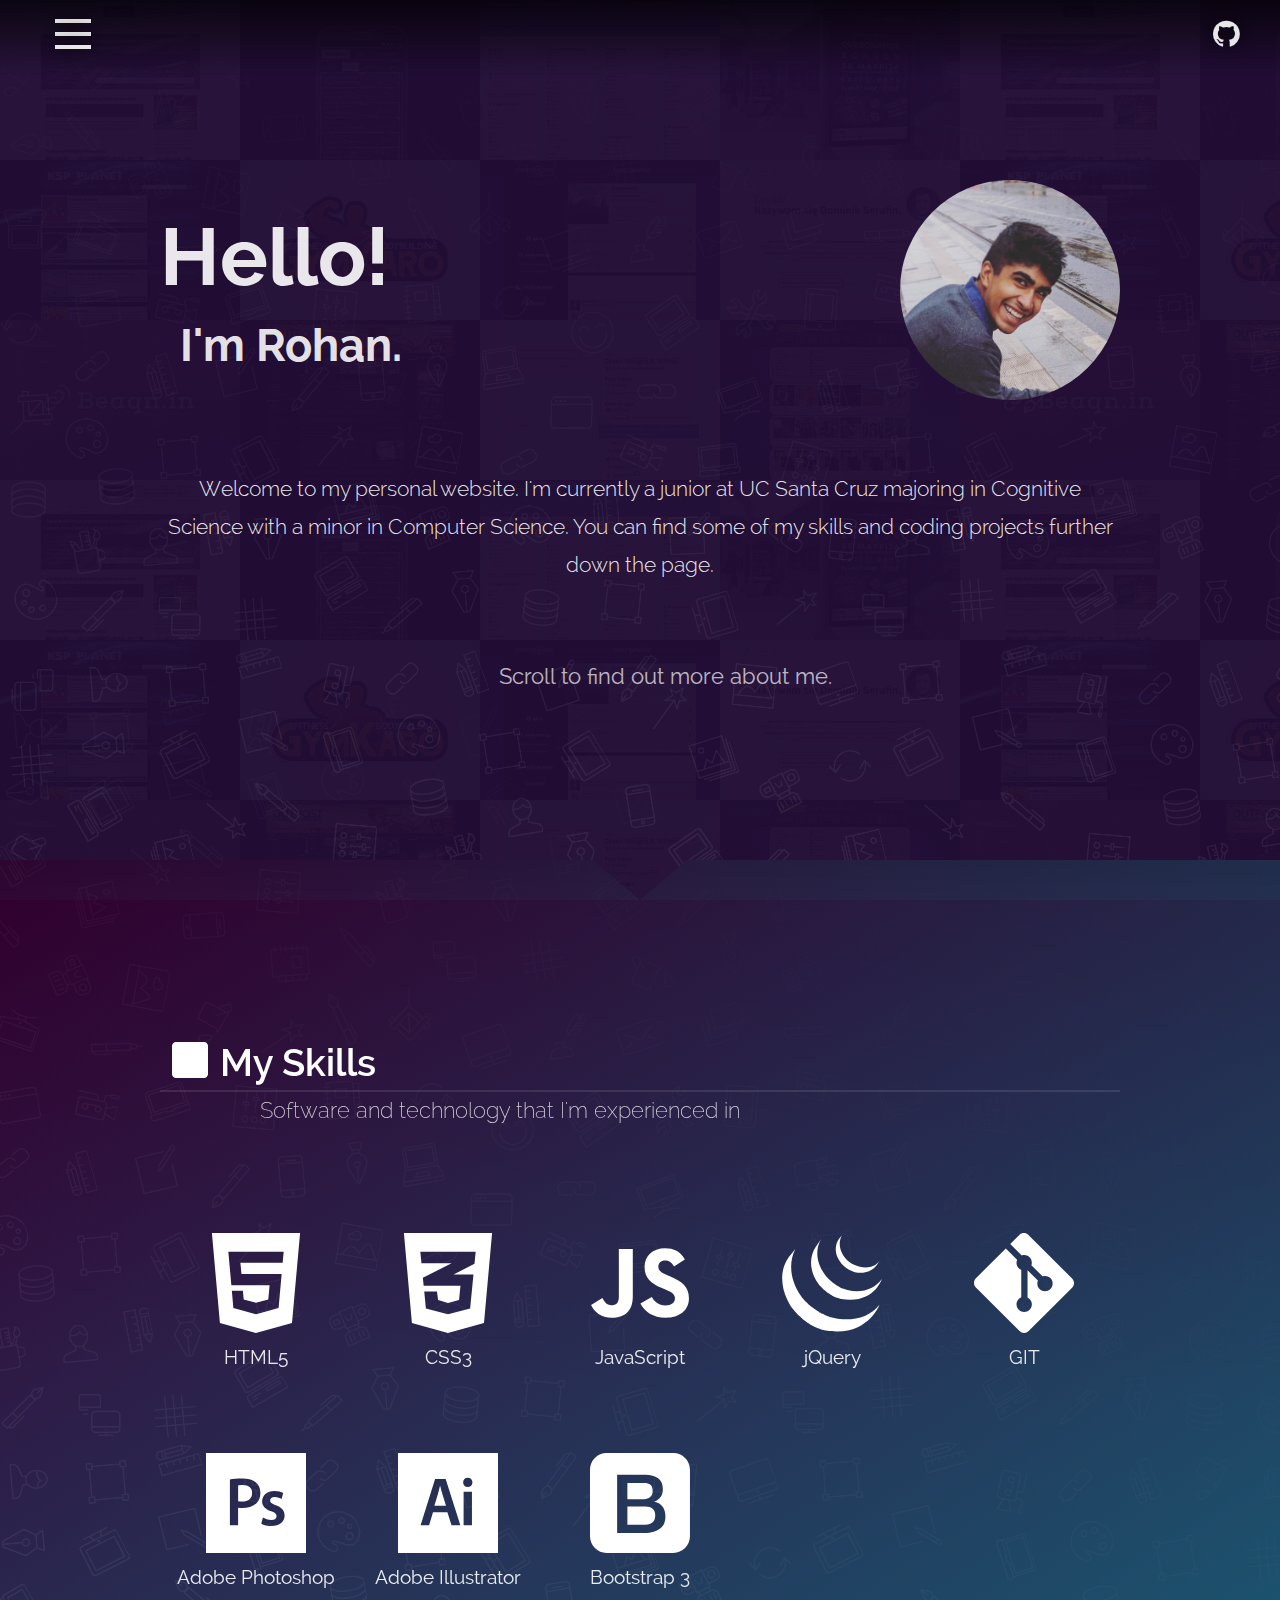
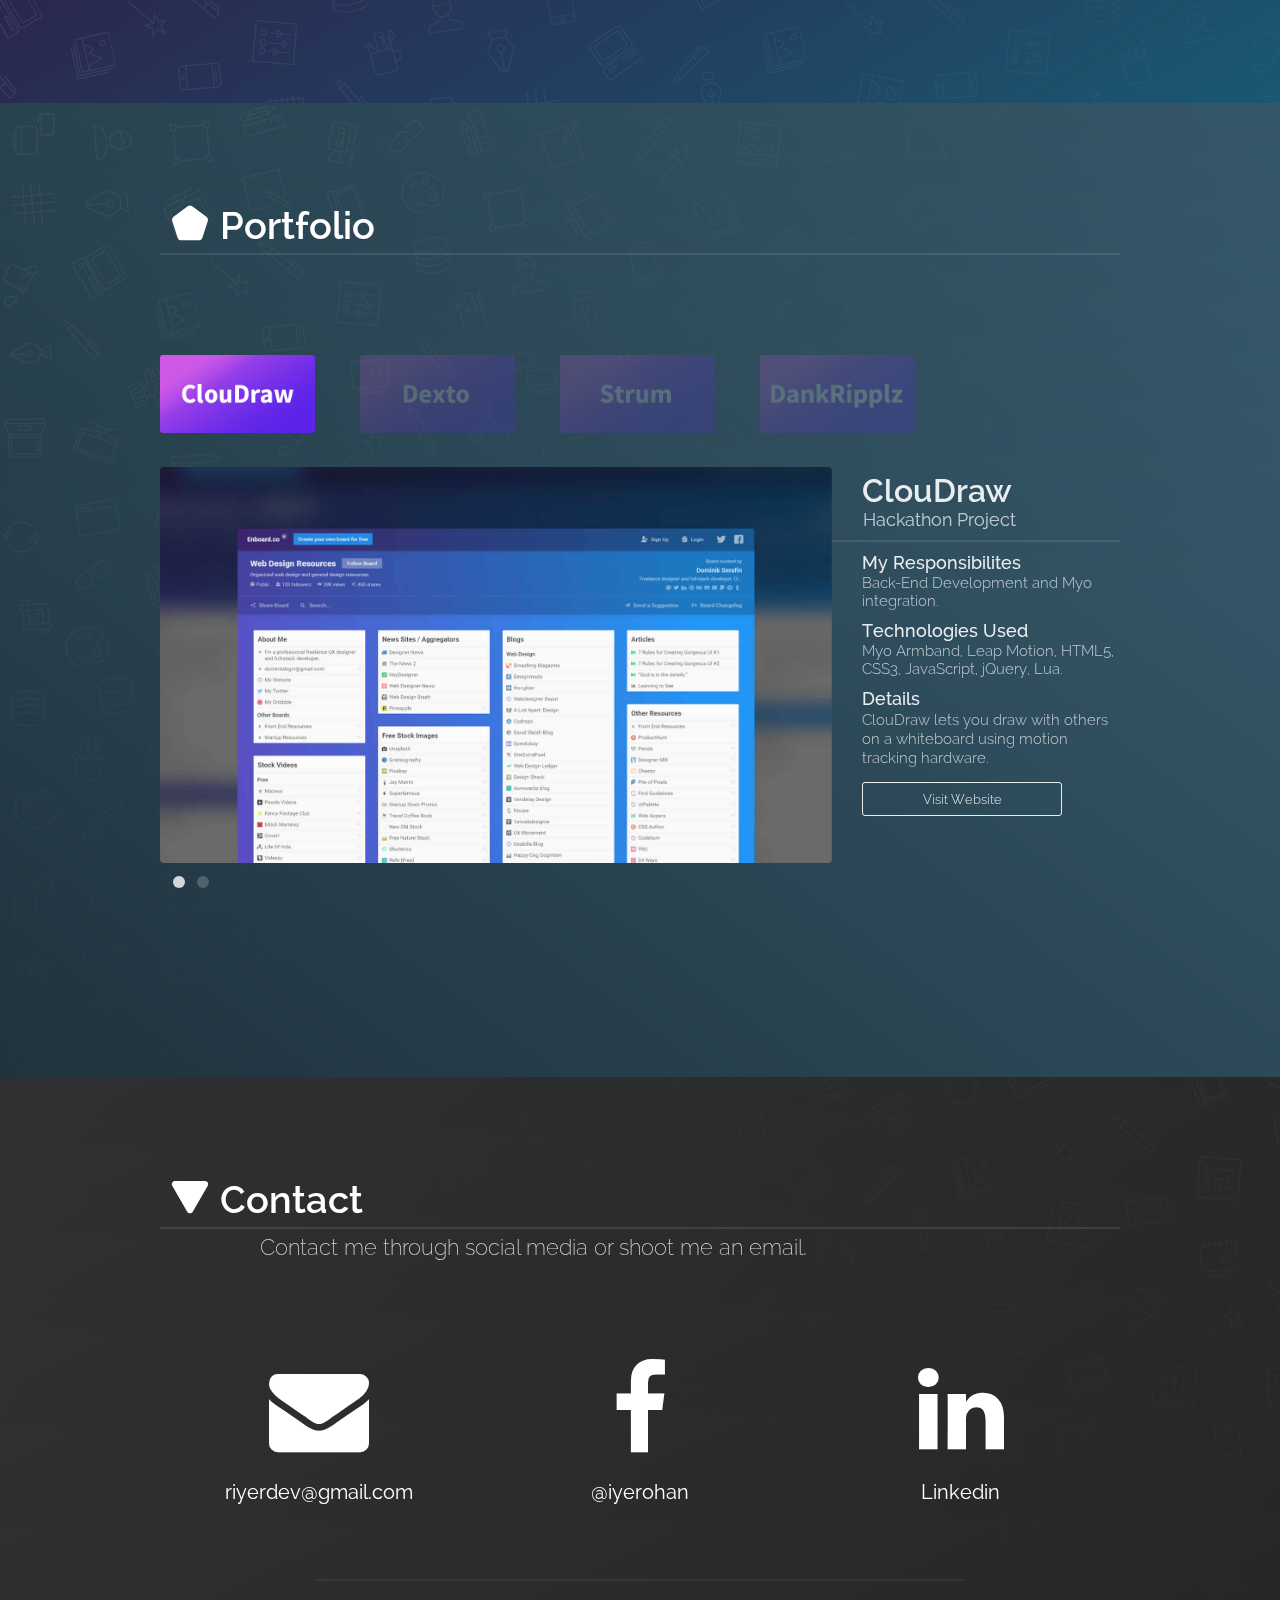
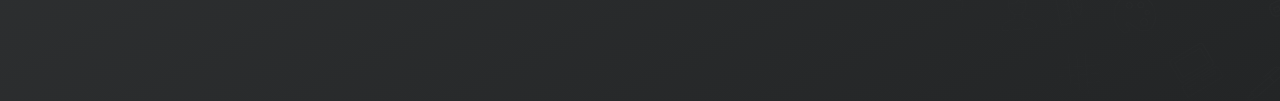
<file: index.html>
<!DOCTYPE html><html lang="en">

<head>
	<!-- Basic informations -->
	<meta charset="utf-8">
	<meta name="viewport" content="width=device-width, initial-scale=1.0">
	<meta http-equiv="X-UA-Compatible" content="IE=edge">

	<!-- Site informations -->
	<title>Rohan Iyer</title>
	<meta name="author" content="Rohan Iyer">
	<meta name="description" content="Personal Website">

	<!-- Open Graph -->
	<meta property="og:title" content="Rohan Iyer">
	<meta property="og:description" content="Rohan Iyer's Personal Website">
	<!-- <meta property="og:url" content="http://serafin.io/aurora-template/"> -->
	<!-- <meta property="og:image" content="http://serafin.io/aurora-template/content/og_image.png"> -->

	<!-- Twitter Card -->
	<!--
	<meta name="twitter:title" content="">
	<meta name="twitter:description" content="">
	<meta name="twitter:domain" content="">
	<meta name="twitter:image:src" content="">
	<meta name="twitter:site" content="">
	<meta name="twitter:creator" content="">
	<meta name="twitter:card" content="">
	-->

	<!-- Favicon -->
	<link rel="apple-touch-icon" sizes="180x180" href="style/favicon/apple-touch-icon-180x180.png">
	<link rel="apple-touch-icon" sizes="152x152" href="style/favicon/apple-touch-icon-152x152.png">
	<link rel="apple-touch-icon" sizes="144x144" href="style/favicon/apple-touch-icon-144x144.png">
	<link rel="apple-touch-icon" sizes="120x120" href="style/favicon/apple-touch-icon-120x120.png">
	<link rel="apple-touch-icon" sizes="114x114" href="style/favicon/apple-touch-icon-114x114.png">
	<link rel="apple-touch-icon" sizes="57x57" href="style/favicon/apple-touch-icon-57x57.png">
	<link rel="apple-touch-icon" sizes="72x72" href="style/favicon/apple-touch-icon-72x72.png">
	<link rel="apple-touch-icon" sizes="60x60" href="style/favicon/apple-touch-icon-60x60.png">
	<link rel="apple-touch-icon" sizes="76x76" href="style/favicon/apple-touch-icon-76x76.png">
	<link rel="icon" type="image/png" href="style/favicon/favicon-192x192.png" sizes="192x192">
	<link rel="icon" type="image/png" href="style/favicon/favicon-160x160.png" sizes="160x160">
	<link rel="icon" type="image/png" href="style/favicon/favicon-96x96.png" sizes="96x96">
	<link rel="icon" type="image/png" href="style/favicon/favicon-16x16.png" sizes="16x16">
	<link rel="icon" type="image/png" href="style/favicon/favicon-32x32.png" sizes="32x32">
	<meta name="msapplication-TileColor" content="#da532c">
	<meta name="msapplication-TileImage" content="style/favicon/mstile-144x144.png">
	<meta name="msapplication-config" content="style/favicon/browserconfig.xml">
	<link rel="shortcut icon" href="favicon.ico">

	<!-- Fonts -->
	<link href="style/fonts/webfont-raleway/webfont-raleway.css" rel="stylesheet" type="text/css">
	<link href="style/fonts/webfont-font-awesome/css/font-awesome.css" rel="stylesheet" type="text/css">

	<!-- Stylesheets -->
	<link href="style/css/global.css" type="text/css" rel="stylesheet" media="all">

	<!-- Scripts preload -->
	<!--[if lt IE 9]><script src="style/js/html5shiv.js"></script><![endif]-->
</head>

<body>






	<!-- Some Helper Stuff -->
	<div id="start" class="start">&nbsp;</div>
	<div class="maxwidth1050">&nbsp;</div>







	<!-- Header -->
	<header class="header">
		<div class="header__wrapper">
			<div class="header__hamburger">
				<div class="header__hamburger-block">&nbsp;</div>
				<div class="header__hamburger-block">&nbsp;</div>
				<div class="header__hamburger-block">&nbsp;</div>
			</div>
			<nav class="header__navigation">
				<a href="#start" class="js-smooth-scroll">
					<div class="js-smooth-scroll  header__navigation-element">Start...</div>
				</a>
				<a href="#experience" class="js-smooth-scroll">
					<div class="header__navigation-element  header__navigation-element--experience">Skills...</div>
				</a>
				<a href="#features" class="js-smooth-scroll">
					<div class="header__navigation-element  header__navigation-element--features">Guarantees...</div>
				</a>
				<a href="#realizations" class="js-smooth-scroll">
					<div class="header__navigation-element  header__navigation-element--realizations">Portfolio...</div>
				</a>
				<a href="#contact" class="js-smooth-scroll">
					<div class="header__navigation-element  header__navigation-element--contact">Contact...</div>
				</a>
			</nav>

			<!-- <a href="#start" class="header__title-wrapper  js-smooth-scroll">
				<div class="header__title-main">Aurora Template</div>
				<div class="header__title-sub">By Dominik Serafin</div>
			</a> -->

			<div class="header__social-icons">
				<!-- <a target="_blank" href="https://dribbble.com/DominikSerafin"><i class="fa fa-dribbble"></i></a> -->
				<!-- <a target="_blank" href="https://twitter.com/SerafinDominik"><i class="fa fa-twitter"></i></a> -->
				<!-- <a target="_blank" href="https://www.behance.net/dominikserafin"><i class="fa fa-behance"></i></a> -->
				<a target="_blank" href="https://github.com/rohaniyer/"><i class="fa fa-github"></i></a>
				<!-- <a target="_blank" href="https://linkedin.com/pub/dominik-serafin/a1/672/93b"><i class="fa fa-linkedin"></i></a> -->
			</div>
		</div>
	</header>
	<!-- End Header -->








	<!-- First Fixed "Hero" Section -->
	<section id="hero" class="hero">
		<div class="hero__background">&nbsp;</div>
		<div class="hero__gradient">&nbsp;</div>
		<div class="hero__pattern">&nbsp;</div>
		<div class="hero__content">
			<div class="hero__content-wrapper">
				<div class="hero__title-wrapper">
					<div class="hero__title-large">Hello!</div>
					<div class="hero__title-small">I'm Rohan.</div>
				</div>
				<div class="hero__photo-wrapper">
					<div class="hero__photo">
						<!--<div class="hero__hat">&nbsp;</div>-->
					</div>
				</div>
				<div class="hero__description">
				Welcome to my personal website. I'm currently a junior at UC Santa Cruz majoring in Cognitive Science with a minor in Computer Science. You can find some of my skills and coding projects further down the page.
				</div>
				<div class="hero__call-to-action">

					<p target="_blank" class="hero__alt-button">Scroll to find out more about me.</p>
				</div>
			</div>
		</div>
	</section>
	<!-- End First Fixed "Hero" Section -->















	<!-- Scrollable Content -->
	<div class="content">















		<!-- "Experience" Section -->
		<section id="experience" class="experience">
			<div class="experience__hollow-arrow">&nbsp;</div>
			<div class="experience__wrapper">
				<div class="section-header">
					<div class="section-header__title  section-header__title--experience">My Skills</div>
					<div class="section-header__subtitle">Software and technology that I'm experienced in</div>
				</div>
				<div class="experience__icons-wrapper">
					<div class="experience__icon  experience__icon--html5">
						<div class="experience__icon-description">HTML5</div>
					</div>
					<div class="experience__icon  experience__icon--css3">
						<div class="experience__icon-description">CSS3</div>
					</div>
					<div class="experience__icon  experience__icon--javascript">
						<div class="experience__icon-description">JavaScript</div>
					</div>
					<!-- <div class="experience__icon  experience__icon--sass">
						<div class="experience__icon-description">SASS</div>
					</div> -->
					<div class="experience__icon  experience__icon--jquery">
						<div class="experience__icon-description">jQuery</div>
					</div>
					<div class="experience__icon  experience__icon--git">
						<div class="experience__icon-description">GIT</div>
					</div>
					<!-- <div class="experience__icon  experience__icon--wordpress">
						<div class="experience__icon-description">WordPress</div>
					</div> -->
					<div class="experience__icon  experience__icon--photoshop">
						<div class="experience__icon-description">Adobe Photoshop</div>
					</div>
					<div class="experience__icon  experience__icon--illustrator">
						<div class="experience__icon-description">Adobe Illustrator</div>
					</div>
					<!-- <div class="experience__icon  experience__icon--fireworks">
						<div class="experience__icon-description">Adobe Fireworks</div>
					</div> -->
					<div class="experience__icon  experience__icon--bootstrap">
						<div class="experience__icon-description">Bootstrap 3</div>
					</div>
					<!-- <div class="experience__icon  experience__icon--foundation">
						<div class="experience__icon-description">Foundation 5</div>
					</div> -->
				</div>
			</div>
		</section>
		<!-- End "Experience" Section -->














		<!-- "Features" Section -->
		<!-- <section id="features" class="features">
			<div class="features__wrapper">
				<div class="section-header">
					<div class="section-header__title  section-header__title--features">I Provide Websites...</div>
					<div class="section-header__subtitle">I try my best to fulfill these points for the greatest possible customer satisfaction</div>
				</div>
				<div class="features__elements-wrapper">
					<div class="features__element">
						<div class="features__image  features__image--mobile">&nbsp;</div>
						<div class="features__text">
							<div class="features__title">Responsive and Mobile Friendly</div>
							<div class="features__description">Lorem ipsum dolor sit amet, consectetur adipisicing elit. Accusamus ducimus, nemo corrupti voluptas ea! Placeat quidem magnam.</div>
						</div>
					</div>
					<div class="features__element">
						<div class="features__image  features__image--newest">&nbsp;</div>
						<div class="features__text">
							<div class="features__title">Made with Newest Technologies</div>
							<div class="features__description">Lorem ipsum dolor sit amet, consectetur adipisicing elit.</div>
						</div>
					</div>
					<div class="features__element">
						<div class="features__image  features__image--intuitive">&nbsp;</div>
						<div class="features__text">
							<div class="features__title">Visually Attractive and Intuitive</div>
							<div class="features__description">Lorem ipsum dolor sit amet, consectetur adipisicing elit. Accusamus ducimus, nemo corrupti voluptas ea.</div>
						</div>
					</div>
					<div class="features__element">
						<div class="features__image  features__image--browsers">&nbsp;</div>
						<div class="features__text">
							<div class="features__title">Compatible with Every Browser</div>
							<div class="features__description">Lorem ipsum dolor sit amet, consectetur adipisicing elit. Accusamus ducimus, nemo corrupti voluptas ea! Placeat quidem magnam, natus est eos fugit doloremque dolorum.</div>
						</div>
					</div>
					<div class="features__element">
						<div class="features__image  features__image--clients">&nbsp;</div>
						<div class="features__text">
							<div class="features__title">Unique for Every Client</div>
							<div class="features__description">Lorem ipsum dolor sit amet, consectetur adipisicing elit. Accusamus ducimus, nemo corrupti voluptas ea! Placeat quidem magnam.</div>
						</div>
					</div>
					<div class="features__element">
						<div class="features__image  features__image--fast">&nbsp;</div>
						<div class="features__text">
							<div class="features__title">Fast and Performant</div>
							<div class="features__description">Lorem ipsum dolor sit amet, consectetur adipisicing elit. Accusamus ducimus, nemo corrupti voluptas ea placeat quidem.</div>
						</div>
					</div>
					<div class="features__element">
						<div class="features__image  features__image--seo">&nbsp;</div>
						<div class="features__text">
							<div class="features__title">Search Engine Friendly</div>
							<div class="features__description">Lorem ipsum dolor sit amet, consectetur adipisicing elit. Accusamus ducimus, nemo corrupti.</div>
						</div>
					</div>
					<div class="features__element">
						<div class="features__image  features__image--secure">&nbsp;</div>
						<div class="features__text">
							<div class="features__title">Secure</div>
							<div class="features__description">Lorem ipsum dolor sit amet, consectetur adipisicing elit. Accusamus ducimus, nemo corrupti voluptas ea! Placeat quidem magnam, natus.</div>
						</div>
					</div>
					<div class="features__element">
						<div class="features__image  features__image--semantic">&nbsp;</div>
						<div class="features__text">
							<div class="features__title">Semantic</div>
							<div class="features__description">Lorem ipsum dolor sit amet, consectetur adipisicing elit. Accusamus ducimus, nemo corrupti voluptas ea! Placeat quidem magnam, natus est eos fugit doloremque.</div>
						</div>
					</div>
					<div class="features__element">
						<div class="features__image  features__image--sourcefiles">&nbsp;</div>
						<div class="features__text">
							<div class="features__title">Provided with Source Code</div>
							<div class="features__description">Lorem ipsum dolor sit amet, consectetur adipisicing elit. Accusamus ducimus, nemo corrupti voluptas ea.</div>
						</div>
					</div>
				</div>
			</div>
		</section> -->
		<!-- End "Features" Section -->


















		<!-- "Realizations" Section - With Projects -->
		<section id="realizations" class="realizations">
			<div class="realizations__wrapper">

				<div class="section-header">
					<div class="section-header__title  section-header__title--realizations">Portfolio</div>
					<!-- <div class="section-header__subtitle">Selected projects that I had the pleasure to work on</div> -->
				</div>

				<div class="showcase">
					<div class="showcase__thumbnails-wrapper">

						<!-- normal -->
						<img data-project="p1" class="showcase__thumb  showcase__thumb--first  showcase__thumb--active" src="content/project06_thumb.jpg">
						<img data-project="p2" class="showcase__thumb" src="content/project02_thumb.jpg">
						<img data-project="p3" class="showcase__thumb" src="content/project03_thumb.jpg">
						<img data-project="p5" class="showcase__thumb" src="content/project05_thumb.jpg">

						<!-- blank template
						<div data-project="p5" class="showcase__thumb  showcase__thumb--blank">&nbsp;</div>
						 -->

					</div>



					<div class="showcase__stage-wrapper">

						<!-- project 1 -->
						<div data-project="p1" class="showcase__stage  showcase__stage--active">
							<div class="showcase__slider">
								<ul class="rslides">

									<li>
										<a href="content/project01_slide01.jpg" target="_blank">
											<img src="content/project01_slide01.jpg">
										</a>
									</li>

									<li>
										<a href="content/project01_slide02.jpg" target="_blank">
											<img src="content/project01_slide02.jpg">
										</a>
									</li>

								</ul>
							</div>
							<div class="showcase__infos-wrapper">
								<div class="showcase__title">
									ClouDraw
									<div class="showcase__title-description">Hackathon Project</div>
								</div>

								<div class="showcase__point">
									<div class="showcase__point-title">My Responsibilites</div>
									<div class="showcase__point-description">
										Back-End Development and Myo integration.
									</div>
								</div>
								<div class="showcase__point">
									<div class="showcase__point-title">Technologies Used</div>
									<div class="showcase__point-description">
										Myo Armband, Leap Motion, HTML5, CSS3, JavaScript, jQuery, Lua.
									</div>
								</div>


								<div class="showcase__point">
									<div class="showcase__point-title">Details</div>
									<div class="showcase__point-details-excerpt">
										ClouDraw lets you draw with others on a whiteboard using motion tracking hardware. <!--<span class="showcase__ellipsis"></span>-->
									</div>
								</div>


								<a target="_blank" href="http://cloudraw.buildncode.com/draw.html" class="showcase__button  ghost-button  ghost-button--realizations">Visit Website</a>
							</div>
						</div>

						<!-- project 2 -->
						<div data-project="p2" class="showcase__stage">
							<div class="showcase__slider">
								<ul class="rslides">

									<li>
										<a href="content/project_placeholder_slide.jpg" target="_blank">
											<img src="content/project_placeholder_slide.jpg">
										</a>
									</li>

									<li>
										<a href="content/project_placeholder_slide.jpg" target="_blank">
											<img src="content/project_placeholder_slide.jpg">
										</a>
									</li>

									<li>
										<a href="content/project_placeholder_slide.jpg" target="_blank">
											<img src="content/project_placeholder_slide.jpg">
										</a>
									</li>

									<li>
										<a href="content/project_placeholder_slide.jpg" target="_blank">
											<img src="content/project_placeholder_slide.jpg">
										</a>
									</li>

								</ul>
							</div>
							<div class="showcase__infos-wrapper">
								<div class="showcase__title">
									Dexto
									<div class="showcase__title-description">Hackathon Project</div>
								</div>

								<div class="showcase__point">
									<div class="showcase__point-title">My Responsibilites</div>
									<div class="showcase__point-description">
										Finger positioning algorithm and Back-End Development.
									</div>
								</div>
								<div class="showcase__point">
									<div class="showcase__point-title">Technologies Used</div>
									<div class="showcase__point-description">
										Myo Armband, HTML5, CSS3, JavaScript, jQuery, D3.js.
									</div>
								</div>


								<div class="showcase__point">
									<div class="showcase__point-title">Details</div>
									<div class="showcase__point-details-excerpt">
										Dexto uses the Myo Armband's EMG sensors to get the position of individual fingers which can then be applied to hand prosthetic software.<!--<span class="showcase__ellipsis"></span>-->
									</div>
								</div>


								<a target="_blank" href="http://dextolabs.github.io" class="showcase__button  ghost-button  ghost-button--realizations">Visit Website</a>
							</div>
						</div>

						<!-- project 3 -->
						<div data-project="p3" class="showcase__stage">
							<div class="showcase__slider">
								<ul class="rslides">
									<li><img src="content/project_placeholder_slide.jpg"></li>
								</ul>
							</div>
							<div class="showcase__infos-wrapper">
								<div class="showcase__title">
									Strum
									<div class="showcase__title-description">Personal Project</div>
								</div>

								<div class="showcase__point">
									<div class="showcase__point-title">My Responsibilites</div>
									<div class="showcase__point-description">
										Sound synthesis algorithm and UX.
									</div>
								</div>
								<div class="showcase__point">
									<div class="showcase__point-title">Technologies Used</div>
									<div class="showcase__point-description">
										Pure Data, Swift, Xcode.
									</div>
								</div>


								<div class="showcase__point">
									<div class="showcase__point-title">Details</div>
									<div class="showcase__point-details-excerpt">
										A virtual Ukelele application built for iOS that uses Pure Data for sound synthesis.
									</div>
								</div>


								<a target="_blank" href="https://itunes.apple.com/us/app/id925621953" class="showcase__button  ghost-button  ghost-button--realizations">Download App</a>
							</div>
						</div>

						<!-- project 4 -->
						

						<!-- project 5 -->
						<div data-project="p5" class="showcase__stage">
							<div class="showcase__slider">
								<ul class="rslides">
									<li><img src="content/project_placeholder_slide.jpg"></li>
									<li><img src="content/project_placeholder_slide.jpg"></li>
									<li><img src="content/project_placeholder_slide.jpg"></li>
									<li><img src="content/project_placeholder_slide.jpg"></li>
								</ul>
							</div>
							<div class="showcase__infos-wrapper">
								<div class="showcase__title">
									Ripples
									<div class="showcase__title-description">Personal Project</div>
								</div>

								<div class="showcase__point">
									<div class="showcase__point-title">My Responsibilites</div>
									<div class="showcase__point-description">
										Front-end development, Back-end development.
									</div>
								</div>
								<div class="showcase__point">
									<div class="showcase__point-title">Technologies Used</div>
									<div class="showcase__point-description">
										Javascript, Node.js, D3.js, Firebase, HTML5, CSS3.
									</div>
								</div>


								<div class="showcase__point">
									<div class="showcase__point-title">Details</div>
									<div class="showcase__point-details-excerpt">
										A fun visual side project that uses D3.js and Firebase, click to make awesome ripples!
									</div>
								</div>


								<a target="_blank" href="DankRipplz.html" class="showcase__button  ghost-button  ghost-button--realizations">Visit Website</a>
							</div>
						</div>


					</div>



				</div>
			</div>
		</section>
		<!-- End "Realizations" Section - With Projects -->

















		<!-- "Contact" Section -->
		<section id="contact" class="contact">
			<div class="contact__wrapper">
				<div class="section-header">
					<div class="section-header__title  section-header__title--contact">Contact</div>
					<div class="section-header__subtitle">Contact me through social media or shoot me an email.</div>
				</div>

				<div class="contact__icons-wrapper">
					<div class="contact__icon">
						<a target="_blank" href="mailto:riyerdev@gmail.com"><i class="fa fa-envelope"></i></a>
						<div class="contact__icon-description">riyerdev@gmail.com</div>
					</div>
					<div class="contact__icon">
						<a target="_blank" href="https://facebook.com/iyerohan"><i class="fa fa-facebook"></i></a>
						<div class="contact__icon-description">@iyerohan</div>
					</div>
					<div class="contact__icon">
						<a target="_blank" href="https://www.linkedin.com/in/riyerr/"><i class="fa fa-linkedin"></i></a>
						<div class="contact__icon-description">Linkedin</div>
					</div>
				</div>

				<div class="contact__spacer">&nbsp;</div>

				<!-- <form class="contact__form">

					<div class="contact__textarea-wrapper">
						<label for="message_content" class="contact__label">Message</label>
						<div class="contact__response-ajax-text">&nbsp;</div>
						<textarea id="message_content" rows="10" placeholder="Hello! Would you be interested in collaboration for the greatest project ever?" required></textarea>
					</div>

					<div class="contact__bottom-wrapper">
						<div class="contact__sender-info-wrapper">
							<div class="contact__input-wrapper  contact__input-wrapper--name">
								<label for="sender_name" class="contact__label">Your Name</label>
								<div class="contact__response-ajax-text">&nbsp;</div>
								<input id="sender_name" type="text" placeholder="John Kowalski" required>
							</div>
							<div class="contact__input-wrapper  contact__input-wrapper--email">
								<label for="sender_email" class="contact__label">Your E-mail</label>
								<div class="contact__response-ajax-text">&nbsp;</div>
								<input id="sender_email" type="email" placeholder="john@example.com" required>
							</div>
						</div>

						<div class="contact__button-wrapper  ghost-button  ghost-button--contact">
							<div class="contact__paper-plane-wrapper"><i class="fa fa-paper-plane"></i></div>
							<div class="contact__response  contact__response--success">
								<div class="contact__response-title"><i class="fa fa-check"></i> Message was sent.</div>
								<div class="contact__response-description  contact__response-description--success">&nbsp;</div>
							</div>
							<div class="contact__response  contact__response--error">
								<div class="contact__response-title"><i class="fa fa-warning"></i> Error.</div>
								<div class="contact__response-description  contact__response-description--error">Message couldn't be sent.</div>
							</div>
							<input id="contact__submit" type="button" value=" ">
						</div>
					</div>
				</form> -->

			</div>
		</section>
		<!-- End "Contact" Section -->














		<!-- Footer -->
		<!-- <footer id="footer" class="footer">
			<div class="footer__wrapper">
				<div class="footer__copyright">Some Rights Reserved &copy; 2015</div>
				<a href="http://serafin.io/?utm_source=Aurora-Template&utm_medium=Footer-Image&utm_campaign=Freebie" target="_blank" class="footer__image">&nbsp;</a>
			</div>
		</footer> -->
		<!-- End Footer -->








	</div>
	<!-- End Scrollable Content -->












	<!-- Scripts postload -->
	<script src="style/js/dependencies.min.js" type="text/javascript"></script>
	<script src="style/js/global.js" type="text/javascript"></script>

</body>
</html>
</file>
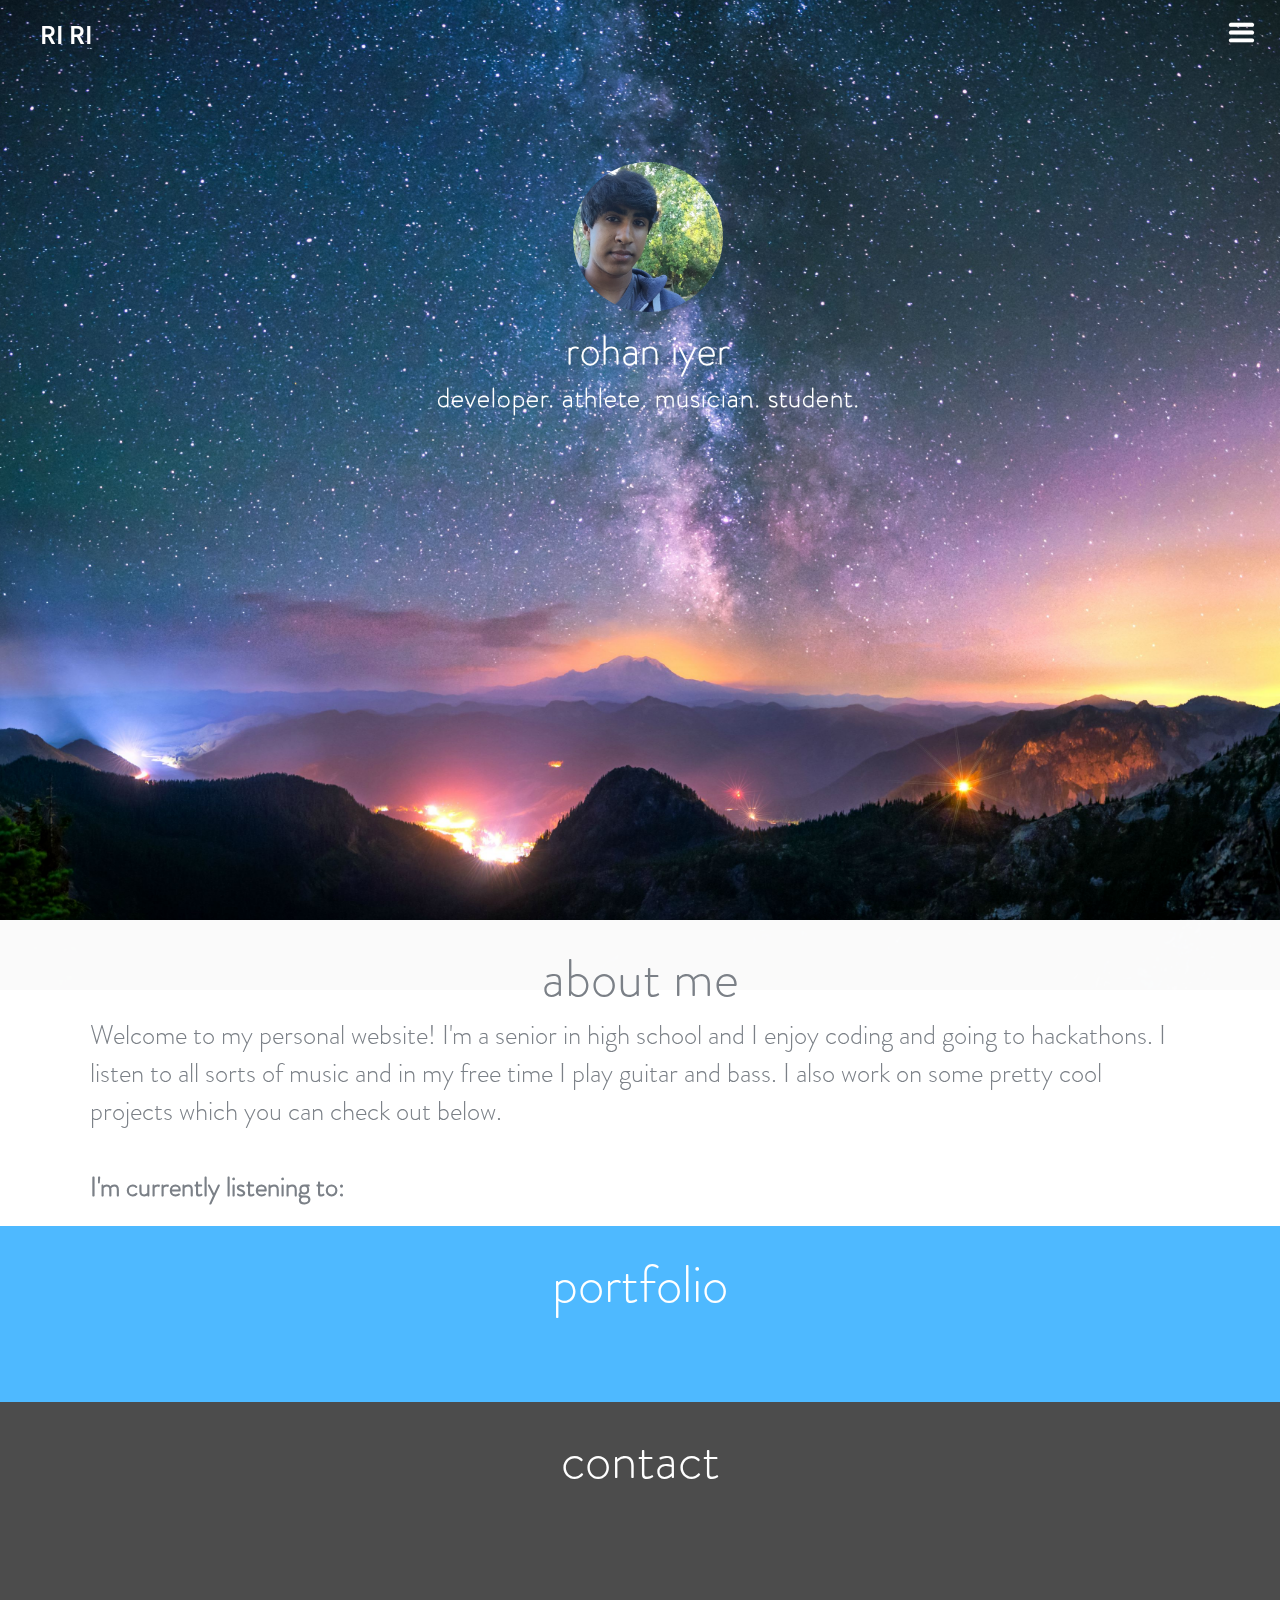
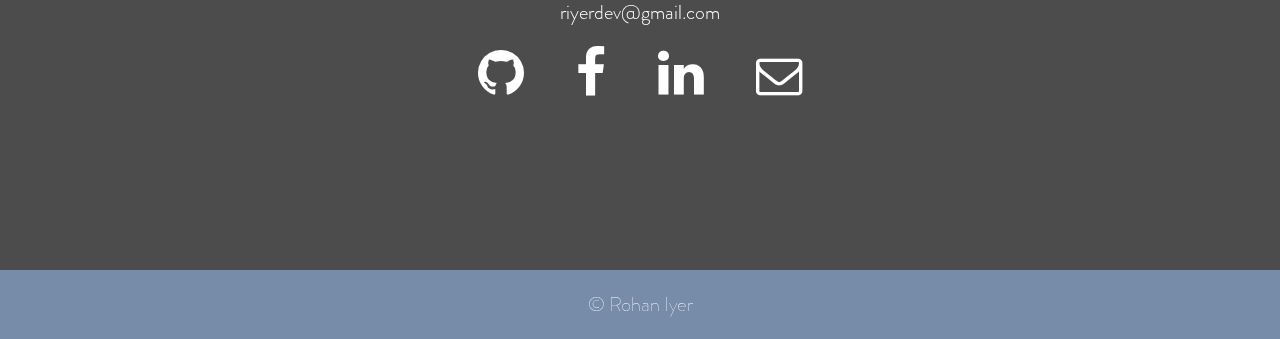
<file: old site/index.html>
<html>
<head>
	<title>Rohan Iyer</title>

	<script src="https://cdn.firebase.com/js/client/2.2.9/firebase.js"></script>
	<script src="https://ajax.googleapis.com/ajax/libs/jquery/2.1.3/jquery.min.js"></script>
	<script src="spotifyCurrentlyPlaying.js"></script>

	<script src="lib/jquery-ui.min.js"></script>

	<script>
	SCP({
		selector: '#spotify-widget',
		username: 'rohaniyer',
		api_key: '9bebef98de8bd59688191be88380d4ee',
		width: '100%',
		height: '100'
	});
	</script>
	<script type="text/javascript" src="js/script.js"></script>
	<link rel="stylesheet" type="text/css" href="css/style.css">
	<link rel="stylesheet" href="css/font-awesome/css/font-awesome.min.css">
	<link rel="stylesheet" href="css/fontello/css/hamburger.css">
	<link href='http://fonts.googleapis.com/css?family=Quicksand:300,400,700' rel='stylesheet' type='text/css'>
</head>
<body>
	<div id="nav">
		<div id="navcontent">

			<span id="ri" onclick="scrollToTop()">RI</span>
			<!--
			<a id="contactlink" class="far">CONTACT</a>
			<a id="portlink">PORTFOLIO</a>
			<a id="aboutlink">ABOUT</a>
			-->
			<!--
			<a onclick="showMenu()" class="hamburger"><i class="icon-menu"></i></a>
			-->
			<span id="ri" onclick="scrollToTop()">RI</span>
			<a onclick="showMenu()" class="hamburger"><i class="icon-menu"></i></a>
		</div>
	</div>

	<div id="landing">
		<p></b><img id="micon" src="img/selfcropped.jpg"></b></p>
		<h5>rohan iyer</h5>
		<h5 class="smaller">developer. athlete. musician. student.</h5>
		<!-- <img class="constellation" src="img/constel2.png"></img> -->

	</div>
	<!-- <div id="message">
		<p>Dexto is currently in <b>development!</b></p>
	</div> -->
	<div id="content">
		<div id="about">
			<p>about me</p>
			<div id="aboutText">
				Welcome to my personal website! I'm a senior in high school and I enjoy coding and going to hackathons. I listen to
				all sorts of music and in my free time I play guitar and bass. I also work on some pretty cool projects which you can check out below.<br/><br/>
			</div>
			<div id="aboutText">
					<b>I'm currently listening to:</b>
			</div>
			<div style="z-index:101;" id="spotify-widget"></div>
		</div>

		<div id="features">
			<p>portfolio</p>
			<!-- <p id="text">Lorem Lorem Lorem Lorem Lorem Lorem Lorem Lorem Lorem Lorem Lorem Lorem Lorem Lorem Lorem Lorem</p>
			<div id="project">
				<div id="projecttitle"><a href="http://dextolabs.github.io">Dexto</a></div>
				<p id="text">This project won sucha nd sdushc beause it wwas sucha  great project</p>
				<a href="http://dextolabs.github.io"><button id="goToProject">LEARN MORE</button></a>
			</div> -->


		</div>

		<div id="contact">

			<p>contact</p>
			<span id="email">riyerdev@gmail.com</span><br/>
			<a href="https://github.com/rohaniyer/"><i class="fa fa-github"></i></a>
			<a href="https://www.facebook.com/iyerohan"><i class="fa fa-facebook"></i></a>
			<a href="https://www.linkedin.com/in/riyerr"><i class="fa fa-linkedin"></i></a>
			<a href="mailto:riyerdev@gmail.com"><i style="font-size:35pt;"class="fa fa-envelope-o"></i></a>
		</div>

		<div id="footer">
			&copy; Rohan Iyer
		</div>
	</div>


	<div id="background"></div>

</body>
</html>
</file>
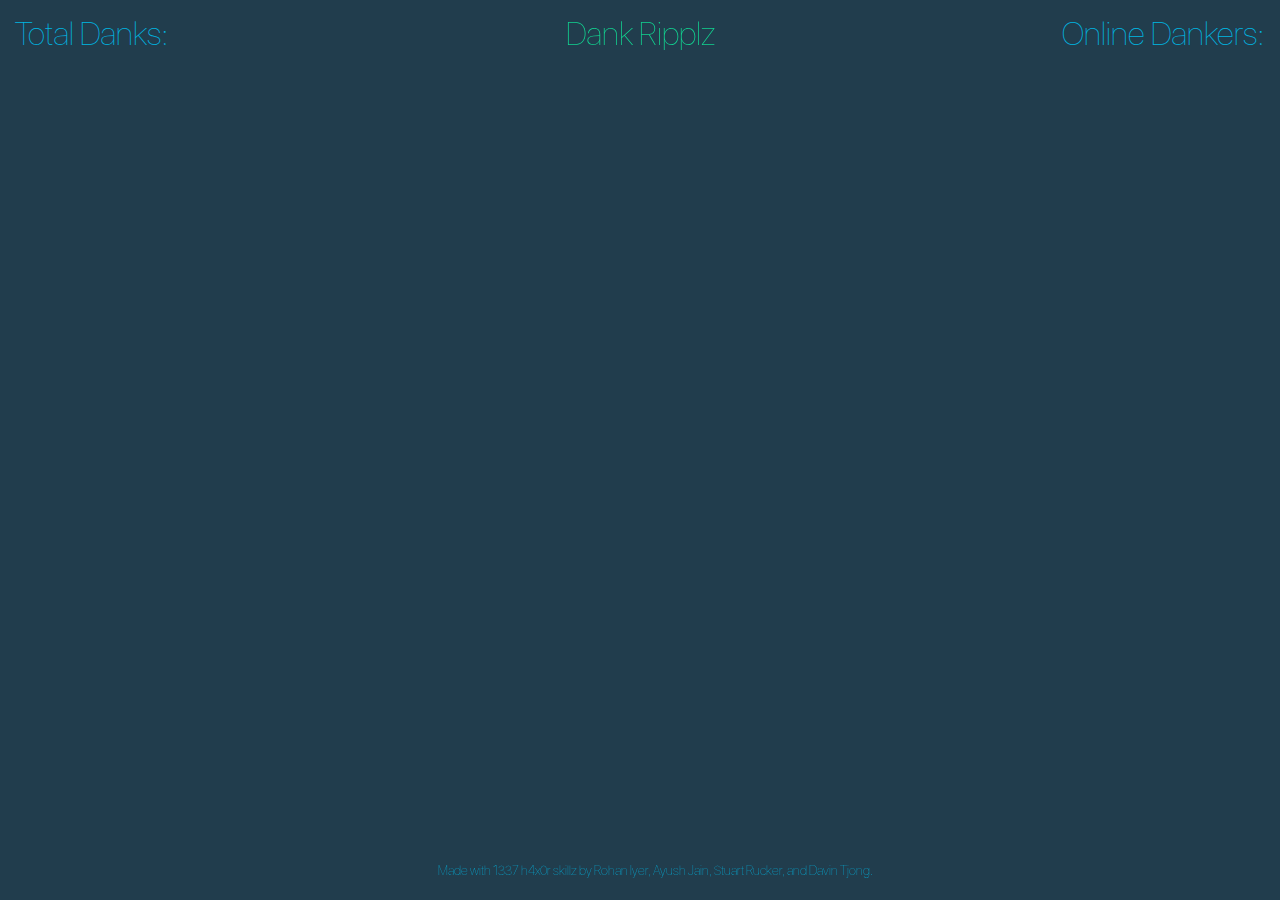
<file: DankRipplz.html>
<!DOCTYPE html>
<html lang="en">
<head>

<title>Dank Ripplz</title>
<script src="https://ajax.googleapis.com/ajax/libs/jquery/2.1.3/jquery.min.js"></script>
  <meta charset="utf-8">
  <style>
    @font-face {
      font-family: SanFrancisco;
      src: url(DankRipplz/font/SF-UI-Display-Ultralight.otf);

    }

    body {

      background-color: #213D4D;
      font-family: SanFrancisco;
      font-weight: 100;
      height: 100%;
      margin: 0;
      overflow: hidden;

    }

    #leftswag {
      font-family: SanFrancisco;
      font-size: 2em;
      color: #00B6E2;
      margin: 15px;
      float: left;

      -webkit-touch-callout: none;
      -webkit-user-select: none;
      -khtml-user-select: none;
      -moz-user-select: none;
      -ms-user-select: none;
      user-select: none;
    }

    #centerswag {
      font-family: SanFrancisco;
      font-size: 2em;
      color: #12D290;
      left: 50%;
      position: fixed;
      text-align: center;
      width: 200px;
      margin-left: -100px;
      margin-top:15px;

      -webkit-touch-callout: none;
      -webkit-user-select: none;
      -khtml-user-select: none;
      -moz-user-select: none;
      -ms-user-select: none;
      user-select: none;

    }

    #rightswag {
      font-family: SanFrancisco;
      font-size: 2em;
      color: #00B6E2;
      right: 0px;
      position: absolute;
      text-align: center;
      margin: 15px;
      -webkit-touch-callout: none;
      -webkit-user-select: none;
      -khtml-user-select: none;
      -moz-user-select: none;
      -ms-user-select: none;
      user-select: none;

    }

    #bottomswag {
      font-family: SanFrancisco;
      font-size: 0.8em;
      color: #00B6E2;
      text-align: center;
      bottom: 0px;
      position: fixed;
      margin: 15px;
      left: 50%;
      transform: translateX(-50%) translateY(-50%);
      pointer-events:none;

      -webkit-touch-callout: none;
      -webkit-user-select: none;
      -khtml-user-select: none;
      -moz-user-select: none;
      -ms-user-select: none;
      user-select: none;
    }


    g {
      width: 100px;
      height: 100px;
    }



    svg {
      background-color: #1A2A35;
      cursor: pointer;
      width: 9001px;
      height: 9001px;
      border: 1px #00B6E2 solid;
      border-left: 0px;
      border-right: 0px;
      border-bottom: 1px #00B6E2 solid;
    }

    circle {
      fill: none;
    }

  </style>
  <script src="https://cdn.firebase.com/js/client/2.2.7/firebase.js"></script>
  <script src="DankRipplz/script/d3.min.js" charset="utf-8"></script>
</head>

<body>


  <p id = "leftswag">Total Danks: </p>
  <p id = "rightswag">Online Dankers: </p>
  <div id = "centerswag">Dank Ripplz</div>

  <p text-align="center" id="bottomswag">Made with 1337 h4x0r skillz by Rohan Iyer, Ayush Jain, Stuart Rucker, and Davin Tjong.</p>
  <audio id="dankstorm" src="DankRipplz/audio/dankstorm.mp3" ></audio>
  <audio id="smokeweed" src="DankRipplz/audio/smokeweed.mp3" ></audio>
  <audio id="momscamera" src="DankRipplz/audio/momgetthecamera.mp3" ></audio>


  <script type="text/javascript">
  var highAf = false
  var userid = Math.random().toString(36).substr(2, 5)
  var colorR
  var colorG
  var colorB
  $( document ).ready(function() {
      colorR = Math.floor((Math.random() * 255));
      colorG = Math.floor((Math.random() * 255));
      colorB = Math.floor((Math.random() * 255));

  });
  function turnUp(){
      var audio = document.getElementById("dankstorm");
      audio.play();
  }
  function smokeWeed(){
      var audio = document.getElementById("smokeweed");
      audio.play();
  }
  function momsCamera(){
      var audio = document.getElementById("momscamera");
      audio.play();
  }



  var r1 = 400;
  var ref = new Firebase('https://dankripplz.firebaseio.com')

  var svg = d3.select("body")
  .append("svg");

  function OHBABYATRIPLE(){
    highAf = true;
  }



  svg.on("click", function () { //<-D
    var dashLength = Math.floor((Math.random() * 20));
    var spaceLength = Math.floor((Math.random() * 20));
    var position = d3.mouse(svg.node());
    createRipple(position[0], position[1], colorR, colorG, colorB, dashLength, spaceLength)
    ref.push({x: position[0], y: position[1], r: colorR, g: colorG, b: colorB, dl: dashLength, sl:spaceLength})

  });



  ref.on('child_added', function(snapshot){
    createRipple(snapshot.child('x').val(), snapshot.child('y').val(), snapshot.child('r').val(), snapshot.child('g').val(), snapshot.child('b').val(), snapshot.child('dl').val(), snapshot.child('sl').val())
  })

  ref.child('totaldanks').on('value', function(snapshot){
    $('#leftswag').text('Total Danks: ' + snapshot.val())
    var totalswags = snapshot.val();
    totalswags = totalswags.toString();
    if(totalswags.includes("69")){
      turnUp();
    }
    if(totalswags.includes("420")){
      smokeWeed();
    }
    if(totalswags.includes("1337")){
      momsCamera();
    }
  })

  ref.child('presence').on('value', function(snapshot){
    $('#rightswag').text('Online Dankers: ' + snapshot.numChildren())

  })

  var amOnline = new Firebase('https://dankripplz.firebaseio.com/.info/connected');
  var userRef = new Firebase('https://dankripplz.firebaseio.com/presence/' + userid);
  amOnline.on('value', function(snapshot) {
    if (snapshot.val()) {
      userRef.onDisconnect().remove();
      userRef.set(true);
    }
  });


  function createRipple(ex, ey, r, g, b, dl, sl){
    for (var i = 1; i < 5; ++i) {

      if(highAf){
        r = Math.floor((Math.random() * 155) + 100);
        g = Math.floor((Math.random() * 155) + 100);
        b = Math.floor((Math.random() * 155) + 100);
      }

      var circle = svg.append("circle")
      .style('stroke', 'rgb(' + r + ',' + g + ',' + b + ')')
      .attr("cx", ex)
      .attr("cy", ey)
      .attr("r", 0)
      .attr("stroke-dasharray", dl + "," + sl)
      .style("stroke-width", 5 / (i))
      .transition()
      .delay(Math.pow(i, 2.5) * 50)
      .duration(2000)
      .ease('quad-in')
      .attr("r",r1)
      .style("stroke-opacity", 0)
      .each("end", function () {
        d3.select(this).remove();
      });
    }
  }


  </script>
</body>
</html>
</file>
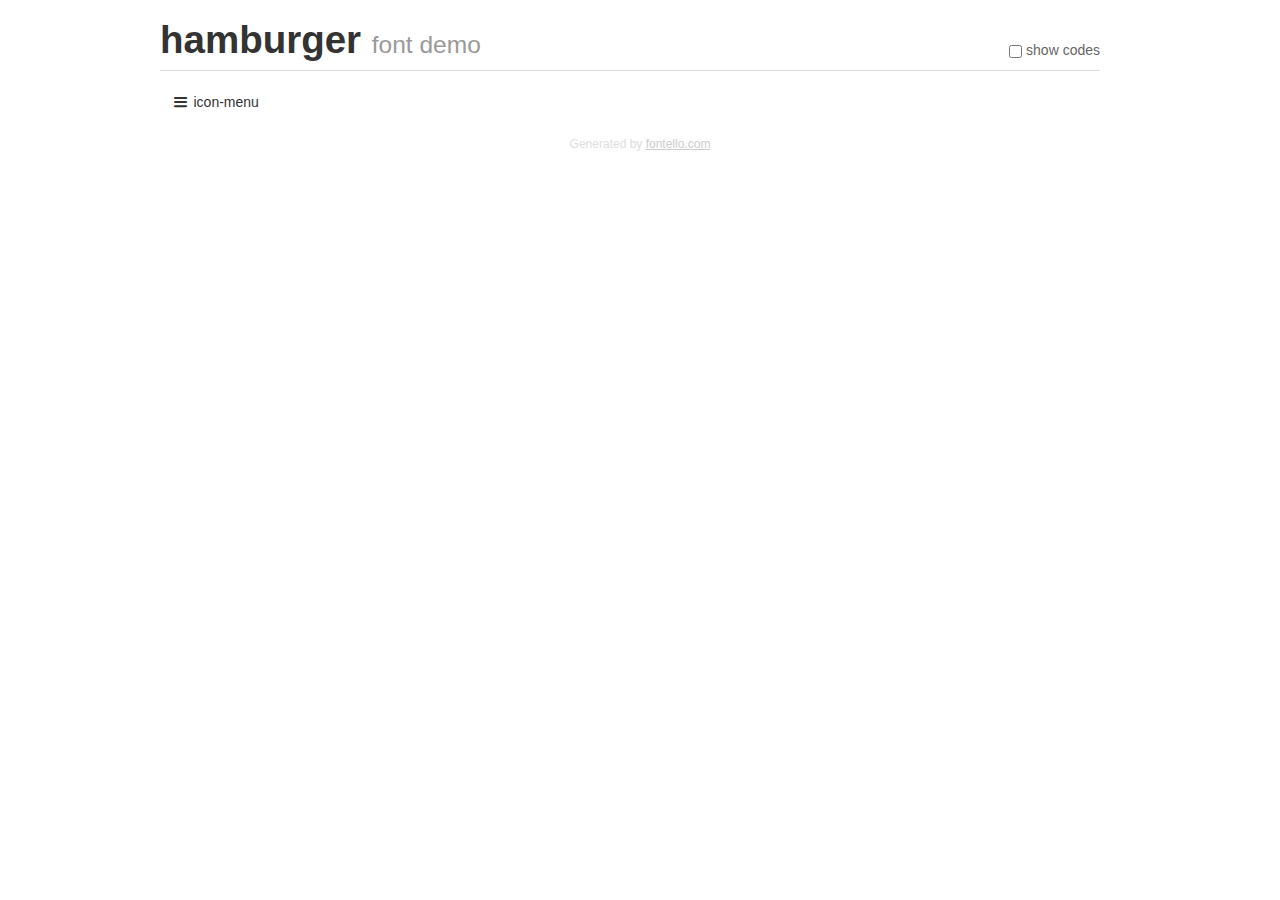
<file: css/fontello/demo.html>
<!DOCTYPE html>
<html>
  <head><!--[if lt IE 9]><script language="javascript" type="text/javascript" src="//html5shim.googlecode.com/svn/trunk/html5.js"></script><![endif]-->
    <meta charset="UTF-8"><style>/*
 * Bootstrap v2.2.1
 *
 * Copyright 2012 Twitter, Inc
 * Licensed under the Apache License v2.0
 * http://www.apache.org/licenses/LICENSE-2.0
 *
 * Designed and built with all the love in the world @twitter by @mdo and @fat.
 */
.clearfix {
  *zoom: 1;
}
.clearfix:before,
.clearfix:after {
  display: table;
  content: "";
  line-height: 0;
}
.clearfix:after {
  clear: both;
}
html {
  font-size: 100%;
  -webkit-text-size-adjust: 100%;
  -ms-text-size-adjust: 100%;
}
a:focus {
  outline: thin dotted #333;
  outline: 5px auto -webkit-focus-ring-color;
  outline-offset: -2px;
}
a:hover,
a:active {
  outline: 0;
}
button,
input,
select,
textarea {
  margin: 0;
  font-size: 100%;
  vertical-align: middle;
}
button,
input {
  *overflow: visible;
  line-height: normal;
}
button::-moz-focus-inner,
input::-moz-focus-inner {
  padding: 0;
  border: 0;
}
body {
  margin: 0;
  font-family: "Helvetica Neue", Helvetica, Arial, sans-serif;
  font-size: 14px;
  line-height: 20px;
  color: #333;
  background-color: #fff;
}
a {
  color: #08c;
  text-decoration: none;
}
a:hover {
  color: #005580;
  text-decoration: underline;
}
.row {
  margin-left: -20px;
  *zoom: 1;
}
.row:before,
.row:after {
  display: table;
  content: "";
  line-height: 0;
}
.row:after {
  clear: both;
}
[class*="span"] {
  float: left;
  min-height: 1px;
  margin-left: 20px;
}
.container,
.navbar-static-top .container,
.navbar-fixed-top .container,
.navbar-fixed-bottom .container {
  width: 940px;
}
.span12 {
  width: 940px;
}
.span11 {
  width: 860px;
}
.span10 {
  width: 780px;
}
.span9 {
  width: 700px;
}
.span8 {
  width: 620px;
}
.span7 {
  width: 540px;
}
.span6 {
  width: 460px;
}
.span5 {
  width: 380px;
}
.span4 {
  width: 300px;
}
.span3 {
  width: 220px;
}
.span2 {
  width: 140px;
}
.span1 {
  width: 60px;
}
[class*="span"].pull-right,
.row-fluid [class*="span"].pull-right {
  float: right;
}
.container {
  margin-right: auto;
  margin-left: auto;
  *zoom: 1;
}
.container:before,
.container:after {
  display: table;
  content: "";
  line-height: 0;
}
.container:after {
  clear: both;
}
p {
  margin: 0 0 10px;
}
.lead {
  margin-bottom: 20px;
  font-size: 21px;
  font-weight: 200;
  line-height: 30px;
}
small {
  font-size: 85%;
}
h1 {
  margin: 10px 0;
  font-family: inherit;
  font-weight: bold;
  line-height: 20px;
  color: inherit;
  text-rendering: optimizelegibility;
}
h1 small {
  font-weight: normal;
  line-height: 1;
  color: #999;
}
h1 {
  line-height: 40px;
}
h1 {
  font-size: 38.5px;
}
h1 small {
  font-size: 24.5px;
}
body {
  margin-top: 90px;
}
.header {
  position: fixed;
  top: 0;
  left: 50%;
  margin-left: -480px;
  background-color: #fff;
  border-bottom: 1px solid #ddd;
  padding-top: 10px;
  z-index: 10;
}
.footer {
  color: #ddd;
  font-size: 12px;
  text-align: center;
  margin-top: 20px;
}
.footer a {
  color: #ccc;
  text-decoration: underline;
}
.the-icons {
  font-size: 14px;
  line-height: 24px;
}
.switch {
  position: absolute;
  right: 0;
  bottom: 10px;
  color: #666;
}
.switch input {
  margin-right: 0.3em;
}
.codesOn .i-name {
  display: none;
}
.codesOn .i-code {
  display: inline;
}
.i-code {
  display: none;
}
@font-face {
      font-family: 'hamburger';
      src: url('./font/hamburger.eot?64976853');
      src: url('./font/hamburger.eot?64976853#iefix') format('embedded-opentype'),
           url('./font/hamburger.woff?64976853') format('woff'),
           url('./font/hamburger.ttf?64976853') format('truetype'),
           url('./font/hamburger.svg?64976853#hamburger') format('svg');
      font-weight: normal;
      font-style: normal;
    }
     
     
    .demo-icon
    {
      font-family: "hamburger";
      font-style: normal;
      font-weight: normal;
      speak: none;
     
      display: inline-block;
      text-decoration: inherit;
      width: 1em;
      margin-right: .2em;
      text-align: center;
      /* opacity: .8; */
     
      /* For safety - reset parent styles, that can break glyph codes*/
      font-variant: normal;
      text-transform: none;
     
      /* fix buttons height, for twitter bootstrap */
      line-height: 1em;
     
      /* Animation center compensation - margins should be symmetric */
      /* remove if not needed */
      margin-left: .2em;
     
      /* You can be more comfortable with increased icons size */
      /* font-size: 120%; */
     
      /* Font smoothing. That was taken from TWBS */
      -webkit-font-smoothing: antialiased;
      -moz-osx-font-smoothing: grayscale;
     
      /* Uncomment for 3D effect */
      /* text-shadow: 1px 1px 1px rgba(127, 127, 127, 0.3); */
    }
     </style>
    <link rel="stylesheet" href="css/animation.css"><!--[if IE 7]><link rel="stylesheet" href="css/hamburger-ie7.css"><![endif]-->
    <script>
      function toggleCodes(on) {
        var obj = document.getElementById('icons');
        
        if (on) {
          obj.className += ' codesOn';
        } else {
          obj.className = obj.className.replace(' codesOn', '');
        }
      }
      
    </script>
  </head>
  <body>
    <div class="container header">
      <h1>
        hamburger
         <small>font demo</small>
      </h1>
      <label class="switch">
        <input type="checkbox" onclick="toggleCodes(this.checked)">show codes
      </label>
    </div>
    <div id="icons" class="container">
      <div class="row">
        <div title="Code: 0xe801" class="the-icons span3"><i class="demo-icon icon-menu">&#xe801;</i> <span class="i-name">icon-menu</span><span class="i-code">0xe801</span></div>
      </div>
    </div>
    <div class="container footer">Generated by <a href="http://fontello.com">fontello.com</a></div>
  </body>
</html>
</file>
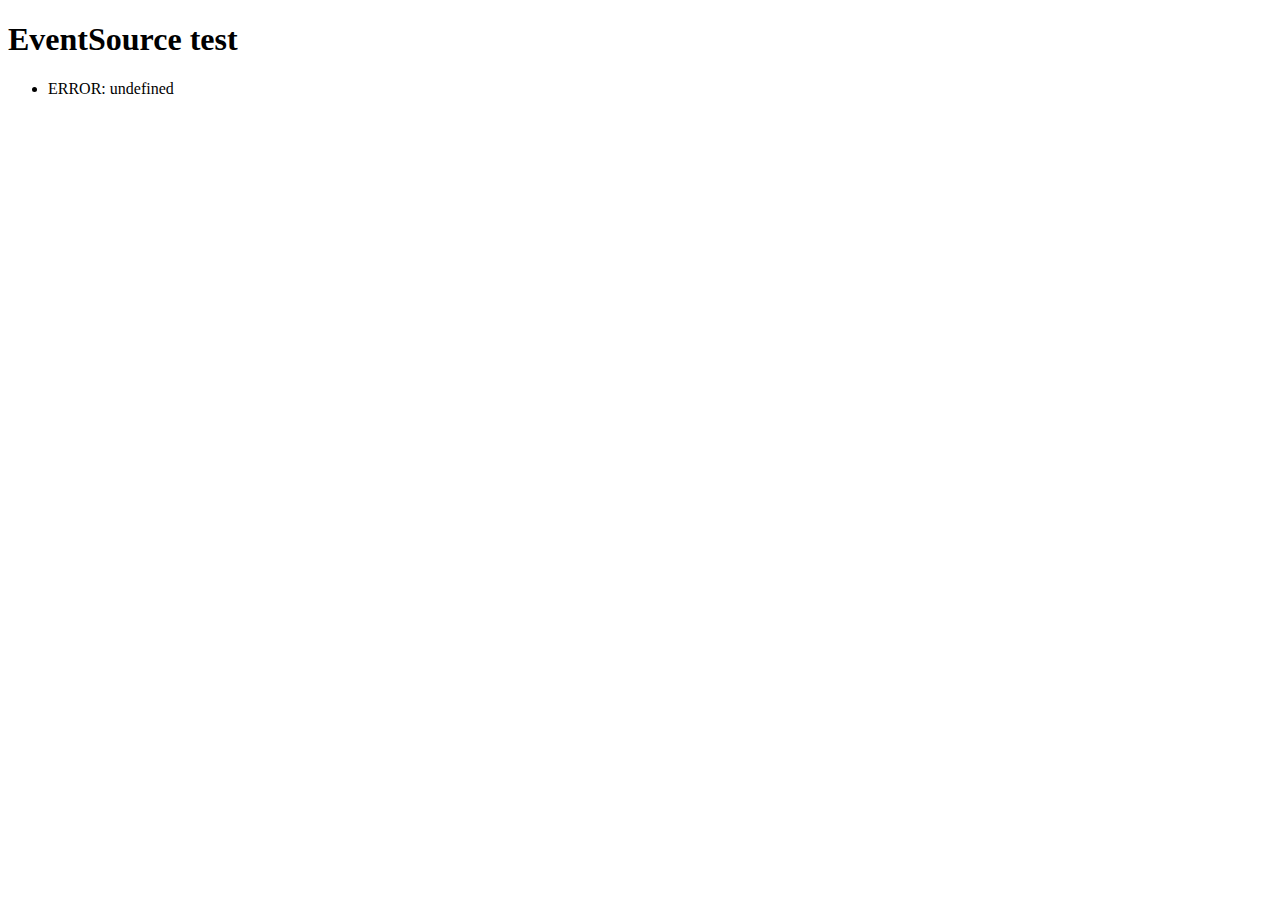
<file: DankRipplz/node_modules/firebase/node_modules/faye-websocket/examples/sse.html>
<!doctype html>
<html>
  <head>
    <meta http-equiv="Content-type" content="text/html; charset=utf-8">
    <title>EventSource test</title>
  </head>
  <body>

    <h1>EventSource test</h1>
    <ul></ul>

    <script type="text/javascript">
      var logger = document.getElementsByTagName('ul')[0],
          socket = new EventSource('/');

      var log = function(text) {
        logger.innerHTML += '<li>' + text + '</li>';
      };

      socket.onopen = function() {
        log('OPEN');
      };

      socket.onmessage = function(event) {
        log('MESSAGE: ' + event.data);
      };

      socket.addEventListener('update', function(event) {
        log('UPDATE(' + event.lastEventId + '): ' + event.data);
      });

      socket.onerror = function(event) {
        log('ERROR: ' + event.message);
      };
    </script>

  </body>
</html>
</file>
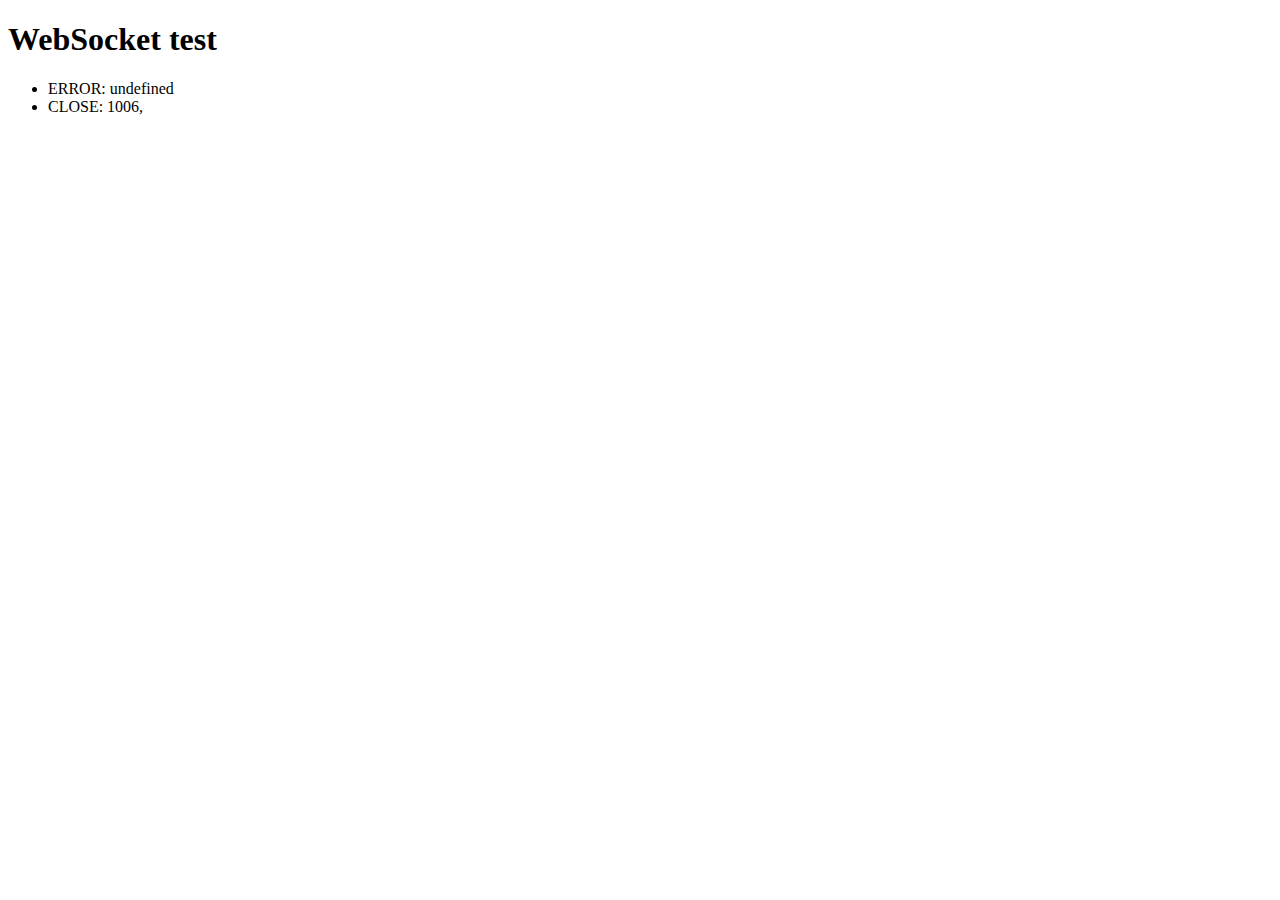
<file: DankRipplz/node_modules/firebase/node_modules/faye-websocket/examples/ws.html>
<!doctype html>
<html>
  <head>
    <meta http-equiv="Content-type" content="text/html; charset=utf-8">
    <title>WebSocket test</title>
  </head>
  <body>

    <h1>WebSocket test</h1>
    <ul></ul>

    <script type="text/javascript">
      var logger = document.getElementsByTagName('ul')[0],
          Socket = window.MozWebSocket || window.WebSocket,
          protos = ['foo', 'bar', 'xmpp'],
          socket = new Socket('ws://' + location.hostname + ':' + location.port + '/', protos),
          index  = 0;

      var log = function(text) {
        logger.innerHTML += '<li>' + text + '</li>';
      };

      socket.addEventListener('open', function() {
        log('OPEN: ' + socket.protocol);
        socket.send('Hello, world');
      });

      socket.onerror = function(event) {
        log('ERROR: ' + event.message);
      };

      socket.onmessage = function(event) {
        log('MESSAGE: ' + event.data);
        setTimeout(function() { socket.send(++index + ' ' + event.data) }, 2000);
      };

      socket.onclose = function(event) {
        log('CLOSE: ' + event.code + ', ' + event.reason);
      };
    </script>

  </body>
</html>
</file>
<file: style/fonts/webfont-raleway/webfont-raleway.css>
@font-face {
  font-family: 'Raleway';
  src: url('Raleway-Thin.eot?#iefix') format('embedded-opentype'),
       url('Raleway-Thin.otf')  format('opentype'),
       url('Raleway-Thin.woff') format('woff'),
       url('Raleway-Thin.ttf')  format('truetype'),
       url('Raleway-Thin.svg#Raleway') format('svg');
  font-weight: 100;
  font-style: normal;
}

@font-face {
  font-family: 'Raleway';
  src: url('Raleway-ExtraLight.eot?#iefix') format('embedded-opentype'),
       url('Raleway-ExtraLight.otf')  format('opentype'),
       url('Raleway-ExtraLight.woff') format('woff'),
       url('Raleway-ExtraLight.ttf')  format('truetype'),
       url('Raleway-ExtraLight.svg#Raleway') format('svg');
  font-weight: 200;
  font-style: normal;
}

@font-face {
  font-family: 'Raleway';
  src: url('Raleway-Light.eot?#iefix') format('embedded-opentype'),
       url('Raleway-Light.otf')  format('opentype'),
       url('Raleway-Light.woff') format('woff'),
       url('Raleway-Light.ttf')  format('truetype'),
       url('Raleway-Light.svg#Raleway') format('svg');
  font-weight: 300;
  font-style: normal;
}

@font-face {
  font-family: 'Raleway';
  src: url('Raleway-Regular.eot?#iefix') format('embedded-opentype'),
       url('Raleway-Regular.otf')  format('opentype'),
       url('Raleway-Regular.woff') format('woff'),
       url('Raleway-Regular.ttf')  format('truetype'),
       url('Raleway-Regular.svg#Raleway') format('svg');
  font-weight: 400;
  font-style: normal;
}

@font-face {
  font-family: 'Raleway';
  src: url('Raleway-Medium.eot?#iefix') format('embedded-opentype'),
       url('Raleway-Medium.otf')  format('opentype'),
       url('Raleway-Medium.woff') format('woff'),
       url('Raleway-Medium.ttf')  format('truetype'),
       url('Raleway-Medium.svg#Raleway') format('svg');
  font-weight: 500;
  font-style: normal;
}

@font-face {
  font-family: 'Raleway';
  src: url('Raleway-SemiBold.eot?#iefix') format('embedded-opentype'),
       url('Raleway-SemiBold.otf')  format('opentype'),
       url('Raleway-SemiBold.woff') format('woff'),
       url('Raleway-SemiBold.ttf')  format('truetype'),
       url('Raleway-SemiBold.svg#Raleway') format('svg');
  font-weight: 600;
  font-style: normal;
}

@font-face {
  font-family: 'Raleway';
  src: url('Raleway-Bold.eot?#iefix') format('embedded-opentype'),
       url('Raleway-Bold.otf')  format('opentype'),
       url('Raleway-Bold.woff') format('woff'),
       url('Raleway-Bold.ttf')  format('truetype'),
       url('Raleway-Bold.svg#Raleway') format('svg');
  font-weight: 700;
  font-style: normal;
}

@font-face {
  font-family: 'Raleway';
  src: url('Raleway-ExtraBold.eot?#iefix') format('embedded-opentype'),
       url('Raleway-ExtraBold.otf')  format('opentype'),
       url('Raleway-ExtraBold.woff') format('woff'),
       url('Raleway-ExtraBold.ttf')  format('truetype'),
       url('Raleway-ExtraBold.svg#Raleway') format('svg');
  font-weight: 800;
  font-style: normal;
}

@font-face {
  font-family: 'Raleway';
  src: url('Raleway-Heavy.eot?#iefix') format('embedded-opentype'),
       url('Raleway-Heavy.otf')  format('opentype'),
       url('Raleway-Heavy.woff') format('woff'),
       url('Raleway-Heavy.ttf')  format('truetype'),
       url('Raleway-Heavy.svg#Raleway') format('svg');
  font-weight: 900;
  font-style: normal;
}
</file>
<file: style/css/global.css>
/*------------------------------------*	Information
\*------------------------------------*/
/*
	 * Style by Dominik Serafin
	 * * http://serafin.io/
	 * * dominikdsgnr@gmail.com
	 *
	 * Stylesheet generated with SASS
	 * * http://sass-lang.com/
	 *
	 * Vendor prefixes thanks to Autoprefixer
	 * * https://github.com/postcss/autoprefixer
	 *
	 */
/*------------------------------------*    Normalize
\*------------------------------------*/
/*! normalize.css v3.0.1 | MIT License | git.io/normalize */
/**
 * 1. Set default font family to sans-serif.
 * 2. Prevent iOS text size adjust after orientation change, without disabling
 *    user zoom.
 */
html {
  font-family: sans-serif;
  /* 1 */
  -ms-text-size-adjust: 100%;
  /* 2 */
  -webkit-text-size-adjust: 100%;
  /* 2 */
}

/**
 * Remove default margin.
 */
body {
  margin: 0;
}

/* HTML5 display definitions
   ========================================================================== */
/**
 * Correct `block` display not defined for any HTML5 element in IE 8/9.
 * Correct `block` display not defined for `details` or `summary` in IE 10/11 and Firefox.
 * Correct `block` display not defined for `main` in IE 11.
 */
article,
aside,
details,
figcaption,
figure,
footer,
header,
hgroup,
main,
nav,
section,
summary {
  display: block;
}

/**
 * 1. Correct `inline-block` display not defined in IE 8/9.
 * 2. Normalize vertical alignment of `progress` in Chrome, Firefox, and Opera.
 */
audio,
canvas,
progress,
video {
  display: inline-block;
  /* 1 */
  vertical-align: baseline;
  /* 2 */
}

/**
 * Prevent modern browsers from displaying `audio` without controls.
 * Remove excess height in iOS 5 devices.
 */
audio:not([controls]) {
  display: none;
  height: 0;
}

/**
 * Address `[hidden]` styling not present in IE 8/9/10.
 * Hide the `template` element in IE 8/9/11, Safari, and Firefox < 22.
 */
[hidden],
template {
  display: none;
}

/* Links
   ========================================================================== */
/**
 * Remove the gray background color from active links in IE 10.
 */
a {
  background: transparent;
}

/**
 * Improve readability when focused and also mouse hovered in all browsers.
 */
a:active,
a:hover {
  outline: 0;
}

/* Text-level semantics
   ========================================================================== */
/**
 * Address styling not present in IE 8/9/10/11, Safari, and Chrome.
 */
abbr[title] {
  border-bottom: 1px dotted;
}

/**
 * Address style set to `bolder` in Firefox 4+, Safari, and Chrome.
 */
b,
strong {
  font-weight: bold;
}

/**
 * Address styling not present in Safari and Chrome.
 */
dfn {
  font-style: italic;
}

/**
 * Address variable `h1` font-size and margin within `section` and `article`
 * contexts in Firefox 4+, Safari, and Chrome.
 */
h1 {
  font-size: 2em;
  margin: 0.67em 0;
}

/**
 * Address styling not present in IE 8/9.
 */
mark {
  background: #ff0;
  color: #000;
}

/**
 * Address inconsistent and variable font size in all browsers.
 */
small {
  font-size: 80%;
}

/**
 * Prevent `sub` and `sup` affecting `line-height` in all browsers.
 */
sub,
sup {
  font-size: 75%;
  line-height: 0;
  position: relative;
  vertical-align: baseline;
}

sup {
  top: -0.5em;
}

sub {
  bottom: -0.25em;
}

/* Embedded content
   ========================================================================== */
/**
 * Remove border when inside `a` element in IE 8/9/10.
 */
img {
  border: 0;
}

/**
 * Correct overflow not hidden in IE 9/10/11.
 */
svg:not(:root) {
  overflow: hidden;
}

/* Grouping content
   ========================================================================== */
/**
 * Address margin not present in IE 8/9 and Safari.
 */
figure {
  margin: 1em 40px;
}

/**
 * Address differences between Firefox and other browsers.
 */
hr {
  -webkit-box-sizing: content-box;
  box-sizing: content-box;
  height: 0;
}

/**
 * Contain overflow in all browsers.
 */
pre {
  overflow: auto;
}

/**
 * Address odd `em`-unit font size rendering in all browsers.
 */
code,
kbd,
pre,
samp {
  font-family: monospace, monospace;
  font-size: 1em;
}

/* Forms
   ========================================================================== */
/**
 * Known limitation: by default, Chrome and Safari on OS X allow very limited
 * styling of `select`, unless a `border` property is set.
 */
/**
 * 1. Correct color not being inherited.
 *    Known issue: affects color of disabled elements.
 * 2. Correct font properties not being inherited.
 * 3. Address margins set differently in Firefox 4+, Safari, and Chrome.
 */
button,
input,
optgroup,
select,
textarea {
  color: inherit;
  /* 1 */
  font: inherit;
  /* 2 */
  margin: 0;
  /* 3 */
}

/**
 * Address `overflow` set to `hidden` in IE 8/9/10/11.
 */
button {
  overflow: visible;
}

/**
 * Address inconsistent `text-transform` inheritance for `button` and `select`.
 * All other form control elements do not inherit `text-transform` values.
 * Correct `button` style inheritance in Firefox, IE 8/9/10/11, and Opera.
 * Correct `select` style inheritance in Firefox.
 */
button,
select {
  text-transform: none;
}

/**
 * 1. Avoid the WebKit bug in Android 4.0.* where (2) destroys native `audio`
 *    and `video` controls.
 * 2. Correct inability to style clickable `input` types in iOS.
 * 3. Improve usability and consistency of cursor style between image-type
 *    `input` and others.
 */
button,
html input[type="button"], input[type="reset"],
input[type="submit"] {
  -webkit-appearance: button;
  /* 2 */
  cursor: pointer;
  /* 3 */
}

/**
 * Re-set default cursor for disabled elements.
 */
button[disabled],
html input[disabled] {
  cursor: default;
}

/**
 * Remove inner padding and border in Firefox 4+.
 */
button::-moz-focus-inner,
input::-moz-focus-inner {
  border: 0;
  padding: 0;
}

/**
 * Address Firefox 4+ setting `line-height` on `input` using `!important` in
 * the UA stylesheet.
 */
input {
  line-height: normal;
}

/**
 * It's recommended that you don't attempt to style these elements.
 * Firefox's implementation doesn't respect box-sizing, padding, or width.
 *
 * 1. Address box sizing set to `content-box` in IE 8/9/10.
 * 2. Remove excess padding in IE 8/9/10.
 */
input[type="checkbox"],
input[type="radio"] {
  -webkit-box-sizing: border-box;
  box-sizing: border-box;
  /* 1 */
  padding: 0;
  /* 2 */
}

/**
 * Fix the cursor style for Chrome's increment/decrement buttons. For certain
 * `font-size` values of the `input`, it causes the cursor style of the
 * decrement button to change from `default` to `text`.
 */
input[type="number"]::-webkit-inner-spin-button,
input[type="number"]::-webkit-outer-spin-button {
  height: auto;
}

/**
 * 1. Address `appearance` set to `searchfield` in Safari and Chrome.
 * 2. Address `box-sizing` set to `border-box` in Safari and Chrome
 *    (include `-moz` to future-proof).
 */
input[type="search"] {
  -webkit-appearance: textfield;
  /* 1 */
  -webkit-box-sizing: content-box;
  /* 2 */
  box-sizing: content-box;
}

/**
 * Remove inner padding and search cancel button in Safari and Chrome on OS X.
 * Safari (but not Chrome) clips the cancel button when the search input has
 * padding (and `textfield` appearance).
 */
input[type="search"]::-webkit-search-cancel-button,
input[type="search"]::-webkit-search-decoration {
  -webkit-appearance: none;
}

/**
 * Define consistent border, margin, and padding.
 */
fieldset {
  border: 1px solid #c0c0c0;
  margin: 0 2px;
  padding: 0.35em 0.625em 0.75em;
}

/**
 * 1. Correct `color` not being inherited in IE 8/9/10/11.
 * 2. Remove padding so people aren't caught out if they zero out fieldsets.
 */
legend {
  border: 0;
  /* 1 */
  padding: 0;
  /* 2 */
}

/**
 * Remove default vertical scrollbar in IE 8/9/10/11.
 */
textarea {
  overflow: auto;
}

/**
 * Don't inherit the `font-weight` (applied by a rule above).
 * NOTE: the default cannot safely be changed in Chrome and Safari on OS X.
 */
optgroup {
  font-weight: bold;
}

/* Tables
   ========================================================================== */
/**
 * Remove most spacing between table cells.
 */
table {
  border-collapse: collapse;
  border-spacing: 0;
}

td,
th {
  padding: 0;
}

/*------------------------------------*    General styles
\*------------------------------------*/
html, body {
  position: relative;
  display: block;
  width: 100%;
}

html {
  font-family: "Raleway", sans-serif;
}

body {
  overflow-y: scroll;
}

a {
  color: inherit;
  text-decoration: none;
}

*, ::before, ::after {
  -webkit-box-sizing: border-box;
  box-sizing: border-box;
  background-repeat: no-repeat;
}

::-moz-selection {
  background: yellow;
  color: black;
}

::selection {
  background: yellow;
  color: black;
}

p, h1, h2, h3, h4, h5, h6, ul, li {
  margin: 0;
  padding: 0;
}

/*------------------------------------*    Variables
\*------------------------------------*/
/*------------------------------------*    Site sections
\*------------------------------------*/
.content {
  position: absolute;
  top: 970px;
  left: 0;
  width: 100%;
}

.start {
  font-size: 0;
  position: absolute;
  top: 0;
  left: 0;
}

.maxwidth1050 {
  font-size: 0;
  position: absolute;
  top: -999px;
  left: -999px;
  display: none;
}

/*------------------------------------*    .ghost-button
\*------------------------------------*/
.ghost-button {
  position: relative;
  color: rgba(255, 255, 255, 0.9);
  border: 2px solid rgba(255, 255, 255, 0.9);
  cursor: pointer;
  -webkit-transition: color 150ms ease 1ms;
  transition: color 150ms ease 1ms;
  vertical-align: middle;
  overflow: hidden;
}

.ghost-button:hover, .ghost-button:focus {
  color: black;
  -webkit-transition: color 400ms ease 70ms;
  transition: color 400ms ease 70ms;
}

.ghost-button::before {
  position: absolute;
  top: 50%;
  left: 50%;
  content: " ";
  display: block;
  background-color: rgba(255, 255, 255, 0.9);
  width: 0%;
  height: 0%;
  z-index: -10;
  border-radius: 1000px;
  -webkit-transform: translateX(-50%) translateY(-50%);
  -ms-transform: translateX(-50%) translateY(-50%);
  transform: translateX(-50%) translateY(-50%);
  -webkit-transition: width 200ms ease-out 1ms, height 200ms ease-out;
  transition: width 200ms ease-out 1ms, height 200ms ease-out;
}

.ghost-button:hover::before, .ghost-button:focus::before {
  width: 200px;
  height: 200px;
  -webkit-transition: width 200ms ease-out 1ms, height 200ms ease-out;
  transition: width 200ms ease-out 1ms, height 200ms ease-out;
}

/*------------------------------------*    .ghost-button modifiers
\*------------------------------------*/
.ghost-button--hero:hover::before, .ghost-button--hero:focus::before {
  width: 400px;
  height: 400px;
}

.ghost-button--realizations:hover::before, .ghost-button--realizations:focus::before {
  width: 250px;
  height: 250px;
}

.ghost-button--contact:hover::before, .ghost-button--contact:focus::before {
  width: 600px;
  height: 600px;
}

/*------------------------------------*    .header
\*------------------------------------*/
.header-background {
  position: fixed;
  z-index: 1000;
  top: 0;
  left: 0;
  width: 100%;
  height: 70px;
  -webkit-backface-visibility: hidden;
  backface-visibility: hidden;
}

.pace .pace-progress {
  position: fixed;
  z-index: 2000;
  top: 0;
  left: 0;
  height: 70px;
  -webkit-transition: width 300ms ease-in-out;
  transition: width 300ms ease-in-out;
  -webkit-backface-visibility: hidden;
  backface-visibility: hidden;
}

.header {
  position: fixed;
  z-index: 3000;
  top: 0;
  left: 0;
  height: 75px;
  width: 100%;
  -webkit-transition: height 300ms ease-in-out;
  transition: height 300ms ease-in-out;
  -webkit-backface-visibility: hidden;
  backface-visibility: hidden;
  background-image: -webkit-gradient(linear, left top, left bottom, from(rgba(0, 0, 0, 0.7)), to(transparent));
  background-image: -webkit-linear-gradient(top, rgba(0, 0, 0, 0.7), transparent);
  background-image: linear-gradient(to bottom, rgba(0, 0, 0, 0.7), transparent);
}

.header__wrapper {
  position: relative;
  z-index: 3000;
  width: 1200px;
  margin: 0 auto;
}

.header__hamburger {
  position: relative;
  z-index: 150;
  width: 36px;
  float: left;
  margin-top: 19px;
  margin-left: 15px;
  cursor: pointer;
}

.header__hamburger-block {
  background-color: rgba(255, 255, 255, 0.9);
  height: 4px;
  -webkit-box-shadow: 0 0 20px black;
  box-shadow: 0 0 20px black;
  margin-bottom: 9px;
  -webkit-transition: background-color 100ms ease-in-out;
  transition: background-color 100ms ease-in-out;
}

.header__hamburger-block:last-of-type {
  margin-bottom: 0;
}

.header__hamburger:hover .header__hamburger-block {
  background-color: rgba(255, 255, 255, 0.8);
}

.header__navigation {
  position: fixed;
  top: 0px;
  padding: 70px 20px 14px 20px;
  min-width: 300px;
  background-color: rgba(18, 18, 18, 0.9);
  display: none;
  z-index: 100;
}

.header__navigation a {
  display: block;
  padding: 8px 0;
}

.header__navigation-element {
  font-size: 20px;
  font-weight: 600;
  color: white;
  opacity: 0.8;
  padding-left: 35px;
  padding-right: 10px;
  background-size: 20px 20px;
  background-position: 5px top;
  -webkit-transition: padding 100ms ease;
  transition: padding 100ms ease;
}

.header__navigation-element--experience {
  background-image: url("../img/title_square.svg");
}

.header__navigation-element--features {
  background-image: url("../img/title_circle.svg");
}

.header__navigation-element--realizations {
  background-image: url("../img/title_pentagon.svg");
}

.header__navigation-element--contact {
  background-image: url("../img/title_triangle.svg");
}

.header__navigation a:hover .header__navigation-element {
  padding-left: 40px;
}

.header__title-wrapper {
  float: left;
  margin-top: 11px;
  margin-left: 20px;
  position: relative;
  z-index: 200;
}

.header__title-main {
  font-size: 22px;
  font-weight: 600;
  color: rgba(255, 255, 255, 0.9);
  text-shadow: 0 0 20px black;
}

.header__title-sub {
  font-size: 15px;
  color: rgba(255, 255, 255, 0.6);
  padding-left: 1px;
  text-shadow: 0 0 20px black;
}

.header__social-icons {
  float: right;
  margin-left: 50px;
  margin-top: 16px;
}

.header__social-icons a {
  float: left;
  margin-left: 50px;
  font-size: 31px;
  text-shadow: 0 0 20px black;
  color: rgba(255, 255, 255, 0.9);
  -webkit-transition: color 100ms ease-in-out;
  transition: color 100ms ease-in-out;
}

.header__social-icons a:hover {
  color: rgba(255, 255, 255, 0.8);
}

/*------------------------------------*    .hero
\*------------------------------------*/
.hero {
  position: fixed;
  top: 0;
  left: 0;
  z-index: -500;
  width: 100%;
  height: 1000px;
  overflow: hidden;
}

.hero__background {
  position: absolute;
  top: 0;
  left: 0;
  z-index: -400;
  width: 100%;
  height: 100%;
  background-image: url("../img/hero_background.jpg");
  background-repeat: repeat;
}

@-webkit-keyframes HeroGradient {
  0% {
    -webkit-transform: translate(-80%, -80%);
    transform: translate(-80%, -80%);
  }
  100% {
    -webkit-transform: translate(-2%, -2%);
    transform: translate(-2%, -2%);
  }
}

@keyframes HeroGradient {
  0% {
    -webkit-transform: translate(-80%, -80%);
    transform: translate(-80%, -80%);
  }
  100% {
    -webkit-transform: translate(-2%, -2%);
    transform: translate(-2%, -2%);
  }
}

.hero__gradient {
  position: absolute;
  top: 0;
  left: 0;
  z-index: -300;
  width: 500%;
  height: 500%;
  opacity: 0.9;
  overflow: hidden;
  background-color: #1b0530;
  background-image: url("../img/hero_gradient.png");
  background-size: 100%;
  background-position: 80% 80%;
  -webkit-animation-name: HeroGradient;
  animation-name: HeroGradient;
  -webkit-animation-duration: 55.5s;
  animation-duration: 55.5s;
  -webkit-animation-timing-function: ease;
  animation-timing-function: ease;
  -webkit-animation-delay: 0;
  animation-delay: 0;
  -webkit-animation-iteration-count: infinite;
  animation-iteration-count: infinite;
  -webkit-animation-direction: alternate;
  animation-direction: alternate;
}

.hero__pattern {
  position: absolute;
  top: 0;
  left: 0;
  z-index: -200;
  width: 100%;
  height: 100%;
  opacity: 0.5;
  background-image: url("../img/hero_pattern.png");
  background-repeat: repeat-x;
  background-position: bottom left;
}

.hero__content {
  padding-top: 70px;
  position: absolute;
  top: 0;
  left: 0;
  z-index: -100;
  width: 100%;
}

.hero__content-wrapper {
  width: 100%;
  max-width: 1200px;
  margin: 0 auto;
}

.hero__title-wrapper {
  margin-top: 135px;
  float: left;
}

.hero__title-large {
  color: rgba(255, 255, 255, 0.9);
  font-weight: 700;
  font-size: 100px;
}

.hero__title-small {
  color: rgba(255, 255, 255, 0.9);
  font-weight: 700;
  font-size: 55px;
  margin-left: 20px;
  margin-top: 15px;
}

.hero__photo-wrapper {
  margin-top: 90px;
  float: right;
}

.hero__photo {
  position: relative;
  width: 280px;
  height: 280px;
  border-radius: 150px;
  background-image: url("../img/hero_photo.jpg");
  background-size: cover;
}

.hero__hat {
  position: absolute;
  top: -60px;
  left: 50px;
  width: 140px;
  height: 110px;
  background-image: url("../img/hero_hat.png");
  background-size: contain;
  -webkit-transition: -webkit-transform 210ms ease-in-out;
  transition: transform 210ms ease-in-out;
  -webkit-transform: rotate(0) translate(0, 0);
  -ms-transform: rotate(0) translate(0, 0);
  transform: rotate(0) translate(0, 0);
}

.hero__hat--tip {
  -webkit-transform: rotate(-30deg) translate(-50px, -30px);
  -ms-transform: rotate(-30deg) translate(-50px, -30px);
  transform: rotate(-30deg) translate(-50px, -30px);
}

.hero__description {
  clear: both;
  text-align: center;
  color: rgba(255, 255, 255, 0.9);
  font-size: 24px;
  line-height: 1.8;
  font-weight: 300;
  padding-top: 70px;
}

.hero__description strong {
  font-weight: 600;
}

.hero__description a {
  text-decoration: underline;
}

.hero__call-to-action {
  clear: both;
  text-align: center;
  padding-top: 70px;
}

.hero__button {
  display: inline-block;
  vertical-align: middle;
  color: rgba(255, 255, 255, 0.9);
  font-size: 22px;
  padding: 15px 60px 15px 60px;
  border-radius: 3px;
}

.hero__alt-button {
  vertical-align: middle;
  display: inline-block;
  color: rgba(255, 255, 255, 0.7);
  font-size: 22px;
  margin-left: 50px;
  -webkit-transition: color 100ms ease;
  transition: color 100ms ease;
  cursor: pointer;
  overflow: hidden;
}

.hero__alt-button:hover {
  color: rgba(255, 255, 255, 0.9);
}

/*------------------------------------*    .section-header
\*------------------------------------*/
.section-header__title {
  color: white;
  font-size: 38px;
  font-weight: 600;
  padding-left: 60px;
  padding-bottom: 5px;
  border-bottom: 2px solid rgba(255, 255, 255, 0.1);
  background-image: url("../img/title_square.svg");
  background-size: 40px 40px;
  background-position: 10px top;
  opacity: 1;
}

.section-header__title--experience {
  background-image: url("../img/title_square.svg");
}

.section-header__title--features {
  background-image: url("../img/title_circle.svg");
}

.section-header__title--realizations {
  background-image: url("../img/title_pentagon.svg");
}

.section-header__title--contact {
  background-image: url("../img/title_triangle.svg");
}

.section-header__subtitle {
  color: rgba(255, 255, 255, 0.8);
  font-size: 22px;
  font-weight: 200;
  padding-top: 5px;
  padding-left: 100px;
}

/*------------------------------------*    .experience
\*------------------------------------*/
.experience {
  background-color: rgba(67, 55, 76, 0.99);
  background-image: -webkit-linear-gradient(top left, #360033, #0b8793 2100px);
  background-image: linear-gradient(to bottom right, #360033, #0b8793 2100px);
  position: relative;
}

.experience::before {
  position: absolute;
  z-index: 100;
  top: 0;
  left: 0;
  display: block;
  width: 100%;
  height: 500px;
  content: " ";
  background-image: -webkit-gradient(linear, left bottom, left top, from(transparent), to(rgba(0, 0, 0, 0.1)));
  background-image: -webkit-linear-gradient(bottom, transparent, rgba(0, 0, 0, 0.1));
  background-image: linear-gradient(to top, transparent, rgba(0, 0, 0, 0.1));
}

.experience::after {
  position: absolute;
  z-index: 50;
  bottom: 0;
  left: 0;
  display: block;
  width: 100%;
  height: 1077px;
  content: " ";
  background-image: url("../img/section_pattern01.png");
  opacity: 1;
  background-position: -80px 50px;
}

.experience__hollow-arrow {
  width: 100%;
  height: 40px;
  background-image: url("../img/content_hollow-arrow.png");
  background-position: 50% 50%;
  position: relative;
  top: -40px;
  left: 0;
  opacity: 1;
}

.experience__wrapper {
  position: relative;
  z-index: 200;
  width: 100%;
  max-width: 1200px;
  margin: 0 auto;
  padding-top: 110px;
  padding-bottom: 200px;
}

.experience__icons-wrapper {
  margin-bottom: 20px;
}

.experience__icons-wrapper::after {
  display: table;
  content: " ";
  clear: both;
}

.experience__icon {
  position: relative;
  margin-top: 100px;
  float: left;
  width: 20%;
  height: 120px;
  background-image: url("../img/exp_html5.svg");
  background-size: 100px 100px;
  background-position: 50%;
}

.experience__icon--html5 {
  background-image: url("../img/exp/exp_html5.svg");
}

.experience__icon--css3 {
  background-image: url("../img/exp/exp_css3.svg");
}

.experience__icon--javascript {
  background-image: url("../img/exp/exp_javascript.svg");
}

.experience__icon--sass {
  background-image: url("../img/exp/exp_sass.svg");
}

.experience__icon--jquery {
  background-image: url("../img/exp/exp_jquery.svg");
}

.experience__icon--wordpress {
  background-image: url("../img/exp/exp_wordpress.svg");
}

.experience__icon--git {
  background-image: url("../img/exp/exp_git.svg");
}

.experience__icon--photoshop {
  background-image: url("../img/exp/exp_photoshop.svg");
}

.experience__icon--illustrator {
  background-image: url("../img/exp/exp_illustrator.svg");
}

.experience__icon--fireworks {
  background-image: url("../img/exp/exp_fireworks.svg");
}

.experience__icon--bootstrap {
  background-image: url("../img/exp/exp_bootstrap.svg");
}

.experience__icon--foundation {
  background-image: url("../img/exp/exp_foundation-glasses.svg");
}

.experience__icon-description {
  display: block;
  position: absolute;
  font-size: 19px;
  font-weight: 400;
  left: 50%;
  bottom: -25px;
  -webkit-transform: translate(-50%, 0);
  -ms-transform: translate(-50%, 0);
  transform: translate(-50%, 0);
  color: rgba(255, 255, 255, 0.9);
  width: 200px;
  text-align: center;
}

/*------------------------------------*    .features
\*------------------------------------*/
.features {
  background-color: rgba(59, 62, 82, 0.99);
  background-image: -webkit-linear-gradient(top right, #354b15, #1b5752 2100px);
  background-image: linear-gradient(to bottom left, #354b15, #1b5752 2100px);
  position: relative;
  overflow: hidden;
}

.features::before {
  position: absolute;
  z-index: 100;
  top: 0;
  left: 0;
  display: block;
  width: 100%;
  height: 500px;
  content: " ";
  background-image: -webkit-gradient(linear, left bottom, left top, from(transparent), to(rgba(0, 0, 0, 0.1)));
  background-image: -webkit-linear-gradient(bottom, transparent, rgba(0, 0, 0, 0.1));
  background-image: linear-gradient(to top, transparent, rgba(0, 0, 0, 0.1));
}

.features::after {
  position: absolute;
  z-index: 50;
  top: 0;
  right: 0;
  display: block;
  width: 100%;
  height: 1080px;
  content: " ";
  background-image: url("../img/section_pattern02.png");
  opacity: 1;
  background-position: 80px -75px;
}

.features__wrapper {
  position: relative;
  z-index: 200;
  width: 100%;
  max-width: 1200px;
  margin: 0 auto;
  padding-top: 160px;
  padding-bottom: 200px;
}

.features__elements-wrapper {
  margin-top: 20px;
}

.features__elements-wrapper::after {
  display: table;
  content: " ";
  clear: both;
}

.features__element {
  display: inline-block;
  width: 49.9%;
  float: left;
  height: 100px;
  margin-top: 80px;
}

.features__image {
  background-size: 100px 100px;
  background-position: top center;
  width: 25%;
  min-height: 100px;
  height: 100%;
  float: left;
}

.features__image--mobile {
  background-image: url("../img/feature/feature_mobile.svg");
}

.features__image--newest {
  background-image: url("../img/feature/feature_newest.svg");
}

.features__image--intuitive {
  background-image: url("../img/feature/feature_intuitive.svg");
}

.features__image--browsers {
  background-image: url("../img/feature/feature_browsers.svg");
}

.features__image--clients {
  background-image: url("../img/feature/feature_clients.svg");
}

.features__image--fast {
  background-image: url("../img/feature/feature_fast.svg");
}

.features__image--seo {
  background-image: url("../img/feature/feature_seo.svg");
}

.features__image--secure {
  background-image: url("../img/feature/feature_secure.svg");
}

.features__image--semantic {
  background-image: url("../img/feature/feature_semantic.svg");
}

.features__image--sourcefiles {
  background-image: url("../img/feature/feature_sourcefiles.svg");
}

.features__text {
  float: left;
  width: 65%;
}

.features__title {
  font-size: 25px;
  line-height: 1;
  padding-bottom: 3px;
  font-weight: 600;
  color: rgba(255, 255, 255, 0.9);
  border-bottom: 2px solid rgba(255, 255, 255, 0.1);
}

.features__description {
  margin-top: 2px;
  font-size: 15px;
  font-weight: 300;
  letter-spacing: 0.3px;
  line-height: 1.3;
  color: rgba(255, 255, 255, 0.7);
}

/*------------------------------------*    .realizations
\*------------------------------------*/
.realizations {
  background-color: #33404e;
  background-image: -webkit-linear-gradient(top right, #3a6073, #16222a 2100px);
  background-image: linear-gradient(to bottom left, #3a6073, #16222a 2100px);
  position: relative;
  overflow: hidden;
}

.realizations::before {
  position: absolute;
  z-index: 100;
  top: 0;
  left: 0;
  display: block;
  width: 100%;
  height: 500px;
  content: " ";
  background-image: -webkit-gradient(linear, left bottom, left top, from(transparent), to(rgba(0, 0, 0, 0.1)));
  background-image: -webkit-linear-gradient(bottom, transparent, rgba(0, 0, 0, 0.1));
  background-image: linear-gradient(to top, transparent, rgba(0, 0, 0, 0.1));
}

.realizations::after {
  position: absolute;
  z-index: 50;
  top: 0;
  left: 0;
  display: block;
  width: 100%;
  height: 1080px;
  content: " ";
  background-image: url("../img/section_pattern03.png");
  opacity: 1;
}

.realizations__wrapper {
  position: relative;
  z-index: 200;
  width: 100%;
  max-width: 1200px;
  margin: 0 auto;
  padding-top: 150px;
  padding-bottom: 200px;
}

/*------------------------------------*    .showcase
\*------------------------------------*/
.showcase {
  margin-top: 100px;
  width: 100%;
  margin-bottom: 30px;
}

.showcase::after {
  display: table;
  content: " ";
  clear: both;
}

.showcase__thumbnails-wrapper {
  width: 100%;
  display: inline-block;
  font-size: 0;
  margin-bottom: 30px;
}

.showcase__thumb {
  float: left;
  margin-left: 62px;
  width: 190px;
  border-radius: 3px;
  opacity: 0.2;
  cursor: pointer;
  overflow: hidden;
  -webkit-box-shadow: 0 0 0 0 rgba(0, 0, 0, 0.2);
  box-shadow: 0 0 0 0 rgba(0, 0, 0, 0.2);
  -webkit-transition: opacity 200ms ease-in-out, height 80ms ease-in-out, border 80ms ease-in-out, -webkit-box-shadow 120ms ease-in-out, -webkit-transform 80ms ease-in-out;
  transition: opacity 200ms ease-in-out, height 80ms ease-in-out, border 80ms ease-in-out, box-shadow 120ms ease-in-out, transform 80ms ease-in-out;
}

.showcase__thumb:hover {
  opacity: 1;
}

.showcase__thumb--first {
  margin-left: 0;
}

.showcase__thumb--blank {
  opacity: 1;
  background-color: #384452;
  cursor: default;
}

.showcase__thumb--active {
  opacity: 1;
}

.showcase__spacer {
  font-size: 0;
  width: 85%;
  margin: 0 auto;
  margin-bottom: 30px;
  height: 2px;
  background: rgba(255, 255, 255, 0.05);
}

.showcase__stage-wrapper {
  position: relative;
  min-height: 460px;
}

.showcase__stage {
  position: absolute;
  top: 0;
  left: 0;
  font-size: 0;
  float: left;
  display: none;
}

.showcase__stage--active {
  display: block;
}

.showcase__slider {
  position: relative;
  width: 70%;
  float: left;
}

.showcase__slider img {
  max-width: 100%;
  border-radius: 4px;
}

/* http://responsiveslides.com v1.54 by @viljamis */
.rslides {
  position: relative;
  list-style: none;
  overflow: hidden;
  width: 100%;
  padding: 0;
  margin: 0;
}

.rslides li {
  -webkit-backface-visibility: hidden;
  position: absolute;
  display: none;
  width: 100%;
  left: 0;
  top: 0;
}

.rslides li a {
  height: 100%;
}

.rslides li:first-child {
  position: relative;
  display: block;
  float: left;
}

.rslides img {
  display: block;
  height: auto;
  float: left;
  width: 100%;
  border: 0;
}

.rslides_tabs {
  position: absolute;
  bottom: -25px;
  left: 7px;
  z-index: 500;
  float: left;
  padding: 0;
  margin: 0 auto;
  text-align: center;
}

.rslides_tabs li {
  display: inline-block;
  background-color: #33404e;
  border-radius: 15px;
  background-color: rgba(255, 255, 255, 0.2);
  margin: 0 6px;
  -webkit-transition: background-color 150ms ease-in-out, border 250ms ease-in-out;
  transition: background-color 150ms ease-in-out, border 250ms ease-in-out;
}

.rslides_tabs li:hover {
  background-color: rgba(255, 255, 255, 0.4);
}

.rslides_tabs .rslides_here {
  background-color: rgba(255, 255, 255, 0.8);
}

.rslides_tabs a {
  display: inline-block;
  width: 12px;
  height: 12px;
}

.rslides_nav.prev, .rslides_nav.next {
  position: absolute;
  z-index: 600;
  width: 300px;
  height: 100%;
  opacity: 0;
  -webkit-transition: opacity 200ms ease-in-out;
  transition: opacity 200ms ease-in-out;
}

.rslides_nav.prev:hover, .rslides_nav.next:hover {
  opacity: 1;
}

.rslides_nav.prev {
  background-image: -webkit-gradient(linear, right top, left top, from(rgba(255, 255, 255, 0)), to(rgba(255, 255, 255, 0.3)));
  background-image: -webkit-linear-gradient(right, rgba(255, 255, 255, 0), rgba(255, 255, 255, 0.3));
  background-image: linear-gradient(to left, rgba(255, 255, 255, 0), rgba(255, 255, 255, 0.3));
  top: 0;
  left: 0;
  border-top-left-radius: 3px;
  border-bottom-left-radius: 3px;
}

.rslides_nav.next {
  background-image: -webkit-gradient(linear, left top, right top, from(rgba(255, 255, 255, 0)), to(rgba(255, 255, 255, 0.3)));
  background-image: -webkit-linear-gradient(left, rgba(255, 255, 255, 0), rgba(255, 255, 255, 0.3));
  background-image: linear-gradient(to right, rgba(255, 255, 255, 0), rgba(255, 255, 255, 0.3));
  top: 0;
  right: 0;
  border-top-right-radius: 3px;
  border-bottom-right-radius: 3px;
}

/* END responsive slides */
.showcase__infos-wrapper {
  float: left;
  width: 30%;
  font-size: 16px;
}

.showcase__title {
  border-bottom: 2px solid rgba(255, 255, 255, 0.1);
  font-size: 38px;
  color: rgba(255, 255, 255, 0.9);
  font-weight: 600;
  padding-left: 30px;
  padding-bottom: 10px;
  margin-top: 5px;
}

.showcase__title-description {
  font-size: 21px;
  font-weight: 400;
  margin-left: 1px;
  color: rgba(255, 255, 255, 0.7);
}

.showcase__point {
  padding-left: 30px;
  margin-top: 20px;
  position: relative;
}

.showcase__point-title {
  color: rgba(255, 255, 255, 0.9);
  font-weight: 500;
  font-size: 20px;
  margin-bottom: 5px;
}

.showcase__point-description {
  color: rgba(255, 255, 255, 0.7);
  font-weight: 300;
  font-size: 17px;
  line-height: 1.3;
}

.showcase__point-details-excerpt {
  display: inline;
  color: rgba(255, 255, 255, 0.7);
  font-weight: 300;
  font-size: 17px;
  line-height: 1.3;
}

.showcase__point-details-full {
  display: inline;
  color: rgba(255, 255, 255, 0.7);
  font-weight: 300;
  font-size: 17px;
  line-height: 1.3;
  display: none;
}

.showcase__readmore, .showcase__readless {
  display: inline;
  color: rgba(255, 255, 255, 0.8);
  background-color: #363636;
  font-weight: 300;
  padding-left: 6px;
  font-size: 17px;
  line-height: 1.3;
  padding-right: 6px;
  cursor: pointer;
}

.showcase__button {
  display: inline-block;
  margin-left: 30px;
  font-size: 16px;
  font-weight: 300;
  color: rgba(255, 255, 255, 0.9);
  width: 250px;
  height: 44px;
  border-radius: 3px;
  border-width: 1px;
  line-height: 41px;
  text-align: center;
  margin-top: 20px;
  cursor: pointer;
}

/*------------------------------------*    .contact
\*------------------------------------*/
.contact {
  background-color: #3b3b3b;
  background-image: -webkit-linear-gradient(bottom right, #232526, #414345 2100px);
  background-image: linear-gradient(to top left, #232526, #414345 2100px);
  position: relative;
  overflow: hidden;
}

.contact::before {
  position: absolute;
  z-index: 100;
  top: 0;
  left: 0;
  display: block;
  width: 100%;
  height: 500px;
  content: " ";
  background-image: -webkit-gradient(linear, left bottom, left top, from(transparent), to(rgba(0, 0, 0, 0.1)));
  background-image: -webkit-linear-gradient(bottom, transparent, rgba(0, 0, 0, 0.1));
  background-image: linear-gradient(to top, transparent, rgba(0, 0, 0, 0.1));
}

.contact::after {
  position: absolute;
  z-index: 50;
  top: 0;
  right: 0;
  display: block;
  width: 100%;
  height: 1080px;
  content: " ";
  background-image: url("../img/section_pattern04.png");
  opacity: 1;
  background-position: 110px -110px;
}

.contact__wrapper {
  position: relative;
  z-index: 200;
  width: 100%;
  max-width: 1200px;
  margin: 0 auto;
  padding-top: 150px;
  padding-bottom: 200px;
}

/*------------------------------------*			.contact icons
		\*------------------------------------*/
.contact__icons-wrapper {
  margin-top: 100px;
  text-align: center;
}

.contact__icon {
  display: inline-block;
  width: 33%;
}

.contact__icon a {
  display: block;
  height: 100%;
  width: 100%;
}

.contact__icon .fa {
  font-size: 100px;
  color: white;
}

.contact__icon-description {
  color: white;
  font-size: 20px;
  margin-top: 20px;
}

/*------------------------------------*			.contact forms
		\*------------------------------------*/
.contact__form {
  margin-top: 100px;
  text-align: center;
}

.contact__form::after {
  display: table;
  content: " ";
  clear: both;
}

.contact__label {
  color: rgba(255, 255, 255, 0.9);
  font-size: 15px;
  font-weight: 300;
  margin-left: 10px;
}

.contact__spacer {
  font-size: 0;
  width: 68%;
  margin: 0 auto;
  margin-top: 100px;
  height: 2px;
  background: rgba(255, 255, 255, 0.05);
}

/*------------------------------------*				.contact message textarea
			\*------------------------------------*/
.contact__textarea-wrapper {
  display: block;
  width: 100%;
  text-align: left;
  font-size: 0;
}

.contact__textarea-wrapper textarea {
  font-weight: 300;
  margin-top: 5px;
  resize: vertical;
  border: none;
  border-radius: 3px;
  width: 100%;
  font-size: 15px;
  padding: 15px 15px 15px 15px;
  -webkit-transition: -webkit-box-shadow 150ms ease-in-out, outline 150ms ease-in-out;
  transition: box-shadow 150ms ease-in-out, outline 150ms ease-in-out;
}

.contact__textarea-wrapper textarea:invalid {
  outline-color: red;
}

.contact__textarea-wrapper textarea:valid {
  outline-color: black;
}

/*------------------------------------*				.contact bottom
			\*------------------------------------*/
.contact__sender-info-wrapper {
  display: inline-block;
  width: 50%;
  font-size: 0;
  text-align: left;
  float: left;
}

.contact__input-wrapper {
  display: block;
  width: 100%;
  margin-top: 20px;
}

.contact__input-wrapper input {
  font-weight: 300;
  margin-top: 5px;
  border: none;
  border-radius: 3px;
  width: 100%;
  font-size: 15px;
  padding: 15px 15px 15px 15px;
  -webkit-transition: -webkit-box-shadow 150ms ease-in-out, outline 150ms ease-in-out;
  transition: box-shadow 150ms ease-in-out, outline 150ms ease-in-out;
}

.contact__input-wrapper input:invalid {
  outline-color: red;
}

.contact__input-wrapper input:valid {
  outline-color: black;
}

/*------------------------------------*					.contact button
				\*------------------------------------*/
.contact__button-wrapper {
  width: 46%;
  height: 139px;
  font-size: 24px;
  font-weight: 600;
  border: 2px solid rgba(255, 255, 255, 0.9);
  border-radius: 3px;
  margin-top: 43px;
  display: inline-block;
  float: right;
  position: relative;
  overflow: hidden;
}

.contact__button-wrapper input {
  position: absolute;
  top: 0;
  left: 0;
  background: none;
  -webkit-box-shadow: none;
  box-shadow: none;
  border: none;
  outline: none;
  line-height: 44px;
  display: inline-block;
  width: 100%;
  height: 100%;
}

.contact__button-wrapper::after {
  display: table;
  content: " ";
  clear: both;
}

.contact__button-wrapper--sent {
  background-color: rgba(255, 255, 255, 0.9);
  color: black;
  cursor: default;
}

.contact__button-wrapper--sent input {
  cursor: default !important;
}

.contact__paper-plane-wrapper {
  position: absolute;
  top: 50%;
  left: 50%;
  -webkit-transform: translateY(-50%) translateX(-50%);
  -ms-transform: translateY(-50%) translateX(-50%);
  transform: translateY(-50%) translateX(-50%);
  font-size: 0;
  -webkit-transition: -webkit-transform 600ms ease-in;
  transition: transform 600ms ease-in;
}

.contact__paper-plane-wrapper .fa-paper-plane {
  -webkit-transition: -webkit-transform 200ms ease-in-out;
  transition: transform 200ms ease-in-out;
  font-size: 70px;
}

.contact__paper-plane-wrapper--takeoff {
  -webkit-transform: translateY(-50%) translateX(400%);
  -ms-transform: translateY(-50%) translateX(400%);
  transform: translateY(-50%) translateX(400%);
}

.contact__paper-plane-wrapper--takeoff .fa-paper-plane {
  -webkit-transform: translateY(-5%) rotate(49deg);
  -ms-transform: translateY(-5%) rotate(49deg);
  transform: translateY(-5%) rotate(49deg);
}

.contact__button-wrapper:hover .contact__paper-plane-wrapper .fa-paper-plane {
  -webkit-transform: translateY(-5%) rotate(49deg);
  -ms-transform: translateY(-5%) rotate(49deg);
  transform: translateY(-5%) rotate(49deg);
}

/*------------------------------------*				.contact ajax response
			\*------------------------------------*/
.contact__response {
  display: none;
  position: absolute;
  top: 50%;
  left: 50%;
  width: 90%;
  -webkit-transform: translateY(-50%) translateX(-50%);
  -ms-transform: translateY(-50%) translateX(-50%);
  transform: translateY(-50%) translateX(-50%);
}

.contact__response-title {
  font-size: 24px;
  font-weight: 600;
}

.contact__response-description {
  font-size: 18px;
  font-weight: 400;
}

.contact__response-ajax-text {
  color: red;
  margin-left: 7px;
  padding-left: 4px;
  display: inline-block;
  display: none;
  font-size: 15px;
}

.contact__response-ajax-text::before {
  font-family: FontAwesome;
  font-style: normal;
  font-weight: normal;
  display: inline-block;
  content: "\f071";
  margin-right: 5px;
  font-size: 15px;
}

/*------------------------------------*    .footer
\*------------------------------------*/
.footer {
  background-color: #ebebeb;
  position: relative;
}

.footer__wrapper {
  position: relative;
  z-index: 200;
  width: 100%;
  max-width: 1200px;
  margin: 0 auto;
  padding-top: 50px;
  padding-bottom: 30px;
}

.footer__wrapper::after {
  display: table;
  content: " ";
  clear: both;
}

.footer__copyright {
  font-size: 26px;
  float: left;
  font-weight: 600;
  opacity: 0.2;
  margin-top: 54px;
}

.footer__image {
  width: 350px;
  height: 100px;
  background-image: url("../img/footer_image.png");
  background-size: contain;
  background-position: center right;
  background-repeat: no-repeat;
  float: right;
  opacity: 0.2;
}

/*------------------------------------*	(max-width: 1300px)
\*------------------------------------*/
@media (max-width: 1300px) {
  .experience__wrapper {
    max-width: 960px;
    padding-top: 100px;
    padding-bottom: 120px;
  }
  .features__wrapper {
    max-width: 960px;
    padding-top: 100px;
    padding-bottom: 120px;
  }
  .realizations__wrapper {
    max-width: 960px;
    padding-top: 100px;
    padding-bottom: 120px;
  }
  .contact__wrapper {
    max-width: 960px;
    padding-top: 100px;
    padding-bottom: 120px;
  }
  .footer__wrapper {
    max-width: 960px;
  }
  .hero__content-wrapper {
    max-width: 960px;
    margin: 0 auto;
  }
  .hero__title-wrapper {
    margin-top: 140px;
    float: left;
  }
  .hero__title-large {
    color: rgba(255, 255, 255, 0.9);
    font-weight: 700;
    font-size: 80px;
  }
  .hero__title-small {
    font-size: 45px;
  }
  .hero__photo-wrapper {
    margin-top: 110px;
  }
  .hero__photo {
    width: 220px;
    height: 220px;
  }
  .hero__description {
    font-size: 21px;
    padding-top: 70px;
  }
  .hero__call-to-action {
    padding-top: 80px;
  }
  .hero__button {
    font-size: 21px;
    padding: 12px 50px 12px 50px;
  }
  .hero__scroll {
    font-size: 21px;
    margin-left: 40px;
  }
  .experience::after {
    height: 1060px;
  }
  .features__elements-wrapper {
    margin-top: 50px;
  }
  .features__element {
    width: 45.9%;
    margin-top: 40px;
    margin-left: 2%;
    height: 160px;
  }
  .features__image {
    background-size: 90px 90px;
  }
  .showcase__thumb {
    margin-left: 45px;
    width: 155px;
  }
  .showcase__thumb--first {
    margin-left: 0;
  }
  .showcase__title {
    font-size: 32px;
  }
  .showcase__title-description {
    font-size: 18px;
  }
  .showcase__point-title {
    font-size: 18px;
    margin-bottom: 1px;
  }
  .showcase__point {
    margin-top: 10px;
  }
  .showcase__point-description,
  .showcase__point-details-excerpt,
  .showcase__point-details-full {
    font-size: 15px;
    line-height: 1.2;
  }
  .showcase__readmore,
  .showcase__readless {
    font-size: 15px;
  }
  .showcase__button {
    margin-left: 30px;
    font-size: 15px;
    width: 200px;
    height: 34px;
    font-size: 13px;
    line-height: 34px;
    margin-top: 15px;
  }
  .contact__spacer {
    margin-top: 75px;
  }
  .contact__form {
    margin-top: 75px;
  }
}

/*------------------------------------*	(max-width: 1050px)
\*------------------------------------*/
@media (max-width: 1050px) {
  .maxwidth1050 {
    display: block;
  }
  .hero {
    position: relative;
    height: default;
    z-index: 100;
  }
  .content {
    position: relative;
    top: 0px;
    z-index: 200;
  }
  .hero__content {
    z-index: 210;
  }
  .hero__content-wrapper {
    padding-left: 40px;
    padding-right: 40px;
    padding-bottom: 100px;
    z-index: 220;
  }
  .hero__title-wrapper {
    margin-top: 110px;
  }
  .hero__title-large {
    font-size: 70px;
  }
  .hero__title-small {
    font-size: 40px;
  }
  .hero__photo-wrapper {
    margin-top: 80px;
  }
  .hero__description {
    font-size: 19px;
  }
  .hero__photo {
    width: 200px;
    height: 200px;
  }
  .hero__call-to-action {
    padding-top: 60px;
  }
  .hero__button,
  .hero__scroll {
    font-size: 19px;
  }
  .experience__wrapper {
    padding-left: 20px;
    padding-right: 20px;
    padding-top: 80px;
    padding-bottom: 100px;
  }
  .features__wrapper {
    padding-left: 20px;
    padding-right: 20px;
    padding-top: 80px;
    padding-bottom: 100px;
  }
  .realizations__wrapper {
    padding-left: 20px;
    padding-right: 20px;
    padding-top: 80px;
    padding-bottom: 80px;
  }
  .contact__wrapper {
    padding-left: 20px;
    padding-right: 20px;
    padding-top: 80px;
    padding-bottom: 100px;
  }
  .footer__wrapper {
    padding-left: 20px;
    padding-right: 20px;
  }
  .experience::after {
    height: 1020px;
  }
  .experience__icons-wrapper {
    padding-left: 3%;
    padding-right: 3%;
  }
  .showcase {
    margin-bottom: 0;
  }
  .showcase__thumb {
    margin-left: 5%;
    width: 16%;
  }
  .showcase__thumb--first {
    margin-left: 0;
  }
  .showcase__infos-wrapper {
    float: left;
    width: 40%;
    font-size: 16px;
  }
  .showcase__slider {
    width: 60%;
  }
  .contact__spacer {
    margin-top: 50px;
  }
  .contact__form {
    margin-top: 50px;
  }
}

/*------------------------------------*	(max-width: 960px)
\*------------------------------------*/
@media (max-width: 960px) {
  .features__element {
    display: block;
    width: 100%;
    margin-top: 50px;
    height: auto;
  }
  .hero__photo {
    width: 190px;
    height: 190px;
  }
  .experience__icon {
    width: 25%;
  }
  .section-header__subtitle {
    padding-left: 60px;
  }
}

/*------------------------------------*	(max-width: 940px)
\*------------------------------------*/
@media (max-width: 940px) {
  .hero__title-large {
    font-size: 68px;
  }
  .hero__title-small {
    font-size: 38px;
  }
  .hero__description {
    font-size: 18px;
    padding-top: 60px;
  }
}

/*------------------------------------*	(max-width: 890px)
\*------------------------------------*/
@media (max-width: 890px) {
  .hero__title-large {
    font-size: 65px;
  }
  .hero__title-small {
    font-size: 35px;
  }
  .hero__photo {
    width: 180px;
    height: 180px;
  }
  .hero__button,
  .hero__scroll {
    font-size: 18px;
  }
  .hero__scroll {
    display: block;
    margin-left: 0;
    margin-top: 20px;
  }
  .contact__icon {
    width: 32%;
  }
  .contact__icon .fa {
    font-size: 80px;
    color: white;
  }
  .contact__icon-description {
    font-size: 16px;
  }
}

/*------------------------------------*	(max-width: 840px)
\*------------------------------------*/
@media (max-width: 840px) {
  .hero__title-wrapper {
    text-align: center;
    width: 100%;
    margin-top: 70px;
  }
  .hero__title-large {
    font-size: 75px;
  }
  .hero__title-small {
    font-size: 45px;
  }
  .hero__photo-wrapper {
    margin-top: 80px;
    float: left;
    width: 100%;
    display: block;
  }
  .hero__photo {
    margin: 0 auto;
    width: 300px;
    height: 300px;
  }
}

/*------------------------------------*	(max-width: 860px)
\*------------------------------------*/
@media (max-width: 860px) {
  .experience__icon {
    width: 33%;
  }
  .showcase__thumb {
    margin-left: 2.3%;
    width: 18%;
  }
  .showcase__thumb--first {
    margin-left: 0;
  }
  .showcase__thumbnails-wrapper {
    margin-bottom: 2.3%;
  }
  .rslides_tabs {
    width: 100%;
    bottom: -35px;
  }
  .rslides_tabs a {
    display: inline-block;
    width: 22px;
    height: 22px;
  }
  .showcase__infos-wrapper {
    float: left;
    width: 100%;
    font-size: 16px;
    clear: both;
    margin-top: 70px;
    text-align: center;
  }
  .showcase__slider {
    width: 100%;
  }
  .showcase__title {
    font-size: 36px;
    padding-left: 0;
  }
  .showcase__title-description {
    padding-left: 0;
  }
  .showcase__point-title {
    padding-left: 0;
  }
  .showcase__point {
    padding-left: 0;
  }
  .showcase__point-description,
  .showcase__point-details-excerpt,
  .showcase__point-details-full {
    padding-left: 0;
    font-size: 17px;
  }
  .showcase__readmore,
  .showcase__readless {
    font-size: 17px;
  }
  .showcase__button {
    margin-left: 0;
    font-size: 15px;
    width: 200px;
    height: 41px;
    font-size: 15px;
    line-height: 43px;
    margin-top: 20px;
  }
}

/*------------------------------------*	(max-width: 720px)
\*------------------------------------*/
@media (max-width: 720px) {
  .footer__copyright {
    float: left;
    margin-top: 10px;
    width: 100%;
    text-align: center;
  }
  .footer__hosting {
    margin-top: 40px;
    width: 100%;
    background-size: contain;
    float: left;
    clear: left;
    background-position: center;
  }
  .contact__sender-info-wrapper {
    display: block;
    width: 100%;
  }
  .contact__button-wrapper {
    width: 100%;
    margin-top: 50px;
    display: block;
  }
  .ghost-button--contact:hover::before,
  .ghost-button--contact:focus::before {
    width: 700px;
    height: 700px;
  }
  .contact__response-title {
    font-size: 21px;
  }
  .contact__response-description {
    font-size: 14px;
  }
  .contact__response-ajax-text {
    font-size: 13px;
  }
  .contact__response-ajax-text::before {
    font-size: 13px;
  }
}

/*------------------------------------*	(max-width: 620px)
\*------------------------------------*/
@media (max-width: 620px) {
  .hero__title-large {
    font-size: 65px;
  }
  .hero__title-small {
    font-size: 35px;
  }
  .hero__photo {
    width: 250px;
    height: 250px;
  }
  .experience__icon {
    width: 50%;
  }
  .experience__icons-wrapper {
    padding-left: 8%;
    padding-right: 8%;
  }
  .contact__icon {
    margin-top: 60px;
    display: block;
    width: 100%;
  }
  .contact__icon:first-of-type {
    margin-top: 0;
  }
  .contact__icon .fa {
    font-size: 90px;
    color: white;
  }
  .contact__icon-description {
    font-size: 20px;
  }
}

/*------------------------------------*	(max-width: 500px)
\*------------------------------------*/
@media (max-width: 500px) {
  .experience__icons-wrapper {
    padding-left: 5%;
    padding-right: 5%;
  }
  .features__image {
    background-size: contain;
    margin-right: 10px;
  }
  .section-header__title {
    font-size: 30px;
    background-size: 32px 32px;
    padding-left: 50px;
  }
  .section-header__subtitle {
    font-size: 20px;
    padding-left: 20px;
  }
}

/*------------------------------------*	(max-width: 400px)
\*------------------------------------*/
@media (max-width: 400px) {
  .hero__photo {
    width: 200px;
    height: 200px;
  }
}

/*------------------------------------*	(max-width: 400px)
\*------------------------------------*/
@media (max-width: 400px) {
  .features__title {
    font-size: 20px;
  }
  .experience__icon {
    width: 100%;
  }
}

/*------------------------------------*	HEIGHTS for (min-width: 1050px)
\*------------------------------------*/
/*------------------------------------*	(max-height: 850px)
\*------------------------------------*/
@media (min-width: 1050px) and (max-height: 850px) {
  .hero__title-wrapper {
    margin-top: 100px;
    float: left;
  }
  .hero__photo-wrapper {
    margin-top: 70px;
    float: right;
  }
  .hero__photo {
    width: 200px;
    height: 200px;
  }
  .hero__description {
    font-size: 21px;
    padding-top: 80px;
  }
  .hero__call-to-action {
    padding-top: 80px;
  }
}

/*------------------------------------*	(max-height: 800px)
\*------------------------------------*/
@media (min-width: 1050px) and (max-height: 800px) {
  .hero__title-wrapper {
    margin-top: 90px;
    float: left;
  }
  .hero__photo-wrapper {
    margin-top: 60px;
    float: right;
  }
  .hero__photo {
    width: 200px;
    height: 200px;
  }
  .hero__description {
    font-size: 21px;
    padding-top: 80px;
  }
  .hero__call-to-action {
    padding-top: 80px;
  }
}

/*------------------------------------*	(max-height: 750px)
\*------------------------------------*/
@media (min-width: 1050px) and (max-height: 750px) {
  .hero__title-wrapper {
    margin-top: 70px;
    float: left;
  }
  .hero__photo-wrapper {
    margin-top: 40px;
    float: right;
  }
  .hero__photo {
    width: 200px;
    height: 200px;
  }
  .hero__description {
    font-size: 20px;
    padding-top: 60px;
  }
  .hero__call-to-action {
    padding-top: 60px;
  }
}

/*------------------------------------*	(max-height: 700px)
\*------------------------------------*/
@media (min-width: 1050px) and (max-height: 700px) {
  .hero__title-wrapper {
    margin-top: 60px;
    float: left;
  }
  .hero__photo-wrapper {
    margin-top: 30px;
    float: right;
  }
  .hero__photo {
    width: 200px;
    height: 200px;
  }
  .hero__description {
    font-size: 19px;
    padding-top: 50px;
  }
  .hero__call-to-action {
    padding-top: 50px;
  }
}

/*------------------------------------*	(max-height: 650px)
\*------------------------------------*/
@media (min-width: 1050px) and (max-height: 650px) {
  .hero__title-wrapper {
    margin-top: 60px;
    float: left;
  }
  .hero__title-large {
    font-size: 70px;
  }
  .hero__title-small {
    font-size: 40px;
  }
  .hero__photo-wrapper {
    margin-top: 30px;
    float: right;
  }
  .hero__photo {
    width: 190px;
    height: 190px;
  }
  .hero__description {
    font-size: 19px;
    padding-top: 40px;
  }
  .hero__call-to-action {
    padding-top: 40px;
  }
  .hero__button,
  .hero__scroll {
    font-size: 19px;
  }
}

/*------------------------------------*	(max-height: 600px)
\*------------------------------------*/
@media (min-width: 1050px) and (max-height: 600px) {
  .hero__title-wrapper {
    margin-top: 40px;
    float: left;
  }
  .hero__photo-wrapper {
    margin-top: 20px;
    float: right;
  }
  .hero__photo {
    width: 170px;
    height: 170px;
  }
  .hero__description {
    font-size: 19px;
    padding-top: 30px;
  }
  .hero__call-to-action {
    padding-top: 30px;
  }
}

/*------------------------------------*	(max-height: 550px)
\*------------------------------------*/
@media (min-width: 1050px) and (max-height: 550px) {
  .hero__title-wrapper {
    margin-top: 30px;
    float: left;
  }
  .hero__title-large {
    font-size: 60px;
  }
  .hero__title-small {
    font-size: 35px;
  }
  .hero__photo-wrapper {
    margin-top: 10px;
    float: right;
  }
  .hero__photo {
    width: 160px;
    height: 160px;
  }
  .hero__description {
    font-size: 17px;
    padding-top: 25px;
  }
  .hero__call-to-action {
    padding-top: 25px;
  }
  .hero__button,
  .hero__scroll {
    font-size: 17px;
  }
}

/*------------------------------------*	HEIGHTS for (min-width: 1300px)
\*------------------------------------*/
/*------------------------------------*	(max-height: 900px)
\*------------------------------------*/
@media (min-width: 1300px) and (max-height: 900px) {
  .hero__title-wrapper {
    margin-top: 120px;
  }
  .hero__title-large {
    color: rgba(255, 255, 255, 0.9);
    font-weight: 700;
    font-size: 100px;
  }
  .hero__title-small {
    font-size: 55px;
    margin-left: 20px;
    margin-top: 15px;
  }
  .hero__photo-wrapper {
    margin-top: 70px;
  }
  .hero__photo {
    width: 260px;
    height: 260px;
  }
  .hero__description {
    font-size: 22px;
    line-height: 1.7;
    padding-top: 60px;
  }
  .hero__call-to-action {
    padding-top: 70px;
  }
  .hero__button {
    font-size: 21px;
    padding: 13px 50px 13px 50px;
  }
  .hero__scroll {
    font-size: 21px;
  }
}

/*------------------------------------*	(max-height: 800px)
\*------------------------------------*/
@media (min-width: 1300px) and (max-height: 800px) {
  .hero__title-wrapper {
    margin-top: 80px;
  }
  .hero__photo-wrapper {
    margin-top: 55px;
  }
  .hero__description {
    padding-top: 40px;
  }
  .hero__call-to-action {
    padding-top: 50px;
  }
}

/*------------------------------------*	(max-height: 750px)
\*------------------------------------*/
@media (min-width: 1300px) and (max-height: 750px) {
  .hero__title-wrapper {
    margin-left: 30px;
    float: left;
  }
  .hero__title-large {
    font-size: 78px;
  }
  .hero__title-small {
    font-size: 50px;
  }
  .hero__photo-wrapper {
    margin-right: 60px;
    float: right;
  }
  .hero__photo {
    width: 200px;
    height: 200px;
  }
  .hero__description {
    font-size: 20px;
    padding-top: 50px;
    padding-left: 80px;
    padding-right: 80px;
  }
  .hero__button {
    padding: 12px 50px 12px 50px;
  }
  .hero__scroll {
    margin-left: 40px;
  }
}

/*------------------------------------*	(max-height: 700px)
\*------------------------------------*/
@media (min-width: 1300px) and (max-height: 700px) {
  .hero__title-wrapper {
    margin-top: 65px;
  }
  .hero__photo-wrapper {
    margin-top: 45px;
  }
  .hero__description {
    padding-top: 30px;
  }
  .hero__call-to-action {
    padding-top: 40px;
  }
}

/*------------------------------------*	(max-height: 700px)
\*------------------------------------*/
@media (min-width: 1300px) and (max-height: 600px) {
  .hero__title-wrapper {
    margin-top: 50px;
  }
  .hero__photo-wrapper {
    margin-top: 30px;
  }
  .hero__description {
    padding-top: 20px;
  }
  .hero__call-to-action {
    padding-top: 30px;
  }
}

/*------------------------------------*	Animated gradient window
	resolutions fixes
\*------------------------------------*/
@-webkit-keyframes HeroGradientRWD_a {
  0% {
    -webkit-transform: translate(-75%, -75%);
    transform: translate(-75%, -75%);
  }
  100% {
    -webkit-transform: translate(-5%, -5%);
    transform: translate(-5%, -5%);
  }
}
@keyframes HeroGradientRWD_a {
  0% {
    -webkit-transform: translate(-75%, -75%);
    transform: translate(-75%, -75%);
  }
  100% {
    -webkit-transform: translate(-5%, -5%);
    transform: translate(-5%, -5%);
  }
}

@media (max-width: 1850px) {
  .hero__gradient {
    -webkit-animation-name: HeroGradientRWD_a;
    animation-name: HeroGradientRWD_a;
  }
}

@-webkit-keyframes HeroGradientRWD_b {
  0% {
    -webkit-transform: translate(-80%, -80%);
    transform: translate(-80%, -80%);
  }
  100% {
    -webkit-transform: translate(-16%, -16%);
    transform: translate(-16%, -16%);
  }
}

@keyframes HeroGradientRWD_b {
  0% {
    -webkit-transform: translate(-80%, -80%);
    transform: translate(-80%, -80%);
  }
  100% {
    -webkit-transform: translate(-16%, -16%);
    transform: translate(-16%, -16%);
  }
}

@media (max-width: 1750px) {
  .hero__gradient {
    -webkit-animation-name: HeroGradientRWD_b;
    animation-name: HeroGradientRWD_b;
  }
}

@-webkit-keyframes HeroGradientRWD_c {
  0% {
    -webkit-transform: translate(-70%, -70%);
    transform: translate(-70%, -70%);
  }
  100% {
    -webkit-transform: translate(-22%, -22%);
    transform: translate(-22%, -22%);
  }
}

@keyframes HeroGradientRWD_c {
  0% {
    -webkit-transform: translate(-70%, -70%);
    transform: translate(-70%, -70%);
  }
  100% {
    -webkit-transform: translate(-22%, -22%);
    transform: translate(-22%, -22%);
  }
}

@media (max-width: 1600px) {
  .hero__gradient {
    -webkit-animation-name: HeroGradientRWD_c;
    animation-name: HeroGradientRWD_c;
  }
}

@-webkit-keyframes HeroGradientRWD_d {
  0% {
    -webkit-transform: translate(-70%, -70%);
    transform: translate(-70%, -70%);
  }
  100% {
    -webkit-transform: translate(-27%, -27%);
    transform: translate(-27%, -27%);
  }
}

@keyframes HeroGradientRWD_d {
  0% {
    -webkit-transform: translate(-70%, -70%);
    transform: translate(-70%, -70%);
  }
  100% {
    -webkit-transform: translate(-27%, -27%);
    transform: translate(-27%, -27%);
  }
}

@media (max-width: 1370px) {
  .hero__gradient {
    -webkit-animation-name: HeroGradientRWD_d;
    animation-name: HeroGradientRWD_d;
  }
}

@-webkit-keyframes HeroGradientRWD_e {
  0% {
    -webkit-transform: translate(-70%, -70%);
    transform: translate(-70%, -70%);
  }
  100% {
    -webkit-transform: translate(-34%, -34%);
    transform: translate(-34%, -34%);
  }
}

@keyframes HeroGradientRWD_e {
  0% {
    -webkit-transform: translate(-70%, -70%);
    transform: translate(-70%, -70%);
  }
  100% {
    -webkit-transform: translate(-34%, -34%);
    transform: translate(-34%, -34%);
  }
}

@media (max-width: 1250px) {
  .hero__gradient {
    -webkit-animation-name: HeroGradientRWD_e;
    animation-name: HeroGradientRWD_e;
  }
}

@-webkit-keyframes HeroGradientRWD_f {
  0% {
    -webkit-transform: translate(-70%, -70%);
    transform: translate(-70%, -70%);
  }
  100% {
    -webkit-transform: translate(-42%, -42%);
    transform: translate(-42%, -42%);
  }
}

@keyframes HeroGradientRWD_f {
  0% {
    -webkit-transform: translate(-70%, -70%);
    transform: translate(-70%, -70%);
  }
  100% {
    -webkit-transform: translate(-42%, -42%);
    transform: translate(-42%, -42%);
  }
}

@media (max-width: 1070px) {
  .hero__gradient {
    -webkit-animation-name: HeroGradientRWD_f;
    animation-name: HeroGradientRWD_f;
  }
}

@media (max-width: 960px) {
  .hero__gradient {
    -webkit-animation-name: none;
    animation-name: none;
    background-image: -webkit-linear-gradient(top left, #00223e, #ffa17f 960px);
    background-image: linear-gradient(to bottom right, #00223e, #ffa17f 960px);
    width: 100%;
    height: 100%;
  }
}

/*# sourceMappingURL=global.css.map */
</file>
<file: old site/css/style.css>
body {
	overflow-x:hidden;
}
@font-face {
  font-family: OpenSansNormal;
  src: url(../font/sourcesans/SourceSansPro-Semibold.otf) format("opentype");
}
@font-face {
	font-family: BrandonThin;
	src: url(../font/brandon/Brandon_thin.otf);
}

@font-face {
	font-family: BrandonReg;
	src: url(../font/brandon/Brandon_light.otf);
}

/*Start Of Navigation Bar*/
#nav {
	height: 70px;
	width: 100%;
	background-color: rgba(0,0,0,0);
	color:white;
	font-family: 'OpenSansNormal';
	font-size: 20pt;
	position: fixed;
	top: 0;
	left: 0;
	z-index: 2;

	-webkit-transition: background-color 200ms linear;
    -moz-transition: background-color 200ms linear;
    -o-transition: background-color 200ms linear;
    -ms-transition: background-color 200ms linear;
    transition: background-color 200ms linear;
}
#navcontent {
	position: fixed;
	width: calc(100% - 40px);
	height: 70px;
	line-height: 70px;
	margin-left: 40px;
	margin-right: 0;
}

#navcontent a {
	font-size: 13pt;
	text-decoration: none;
	float: right;
	margin-right: 50px;
	color: white;
}

.hamburger i{
	position: fixed;
	right: 1px;
	font-size: 20pt;
	text-decoration: none;
	float: right;
	color: white;
}


#nav.scrolled {
    background-color:rgba(0,0,0,0.5);
}



/*End Of Navigation Bar*/


#landing {
	font-size:50pt;
	font-family: 'BrandonReg';
	letter-spacing: 2px;
	color: white;
	font-weight: 700;
	top: 18%;
	width: 100%;
	position: absolute;
	overflow: hidden;

}


#background {
	position: fixed;
	left: -10%;
	top:-10%;
	z-index: -1;
	display: block;

	background-image: url('../img/background5.jpg');

	/*background-color: #22313F;*/
	width: 120%;
	height: 120%;
	overflow: hidden;
	background-position: center;
	background-repeat: no-repeat;
	background-size: cover;
	/*-webkit-filter: blur(1px);
	-moz-filter: blur(1px);
	-o-filter: blur(1px);
	-ms-filter: blur(1px);
	filter: blur(1px);*/

}

/*#message {
	position: absolute;
	z-index: 1;
	background-color: #F2F3F7;
	left: 0;
	width: 100%;
	top:100%;
	height: 70px;
}

#message p {
	color: #7B8087;
	text-align: center;
	font-family: 'BrandonThin';
	font-size: 20pt;
	margin-top: 15px;
}

#message p b {
	font-family: 'BrandonReg'
}*/
#content {
	position: absolute;
	left: 0;
	top:calc(100%);
	height: auto;
	width: 100%;
	padding-top: 20px;
	display: block;
}

#spotify-widget {
	margin: 10vmin;
	margin-top: 10px;
	margin-bottom: -10px;

}

#about {
	font-family: 'BrandonReg';
	display: block;
	background-color: rgba(255,255,255,0.98);
	color:#7B8087;
	font-size: 20pt;

	height: auto;
	width: 100%;
	padding: 80px;
	padding-top: 20px;
	margin: 0 auto;
	padding: 20px;
	padding-left: 0;


}
#about p {
	font-size: 40pt;
}
#aboutText {
	margin: 10vmin;
	margin-bottom: 0;
	margin-top: 0;
}

/*Start Of Project Stuff*/
#features {
	font-family: 'BrandonReg';
	display: block;
	background-color: rgba(34,167,270,0.8);
	text-align: center;
	color:white;
	font-size: 40pt;
	height: auto;
	width: 100%;
	padding: 80px;
	padding-top: 20px;
	padding-left: 0;
	margin: 0 auto;
}



p {
	text-align: center;
	margin: 0 auto;
	padding: 0;
}
#micon{

	width: 150px;
	height: 150px;
	border-radius: 50%;
	border-width: 10px;
	margin-bottom: 10px;
}
h5 {
	text-align: center;
	color:white;
	font-family: 'BrandonThin';
	font-size: 30pt;
	padding: 0;
	margin: 0;
	letter-spacing: 1px;
}
.smaller {
	font-size: 20pt;
}

#project {
	font-family: 'BrandonReg';
	display: inline-table;
	position: relative;
	color:rgba(108, 122, 137,1);
	font-size: 30pt;
	height: 260px;
	width: 290px;
	margin:10px;
	text-align: center;
	margin-top: 25px;
	padding-top: 30px;
	padding-bottom: 10px;
	padding-left: 5px;
	padding-right: 5px;

	border-radius: calc(50% + 30px);
	box-shadow: 0 0px 10px 5px rgba(0, 0, 0, 0.2);
}
#projecttitle a{
	background-color: rgba(255,255,255,0);
	text-decoration: none;
	-webkit-transition-duration: 0.2s;
	-moz-transition-duration: 0.2s;
	transition-duration: 0.2s;
	color:rgba(108, 122, 137,1);
}
#projecttitle a:hover {

	color:#4183D7;
}
#text {
	margin: 10px;
	margin-top: 0;
	font-size: 12pt;
}


a #goToProject  {
	font-family: 'OpenSansNormal';
	background-color: rgba(255,255,255,1.0);
	position: absolute;
	bottom: 35px;
	right: 75px;
	font-size: 12pt;
	border: 0;
	outline: none;
	width: 150px;
	height: 50px;
	border-radius: 25px;
	margin-bottom: -40px

	-webkit-transition-duration: 0.4s;
	-moz-transition-duration: 0.4s;
	transition-duration: 0.4s;

}

.buttonDiv {

}

a #goToProject:hover  {

	background-color:rgba(108, 122, 137,0.8);
}

.red { background-color: rgba(246,71,71,0.8); }
.red a #goToProject{
	background-color: rgba(255,255,255,1.0);
	color: rgba(246,71,71,1);
}
.red a #goToProject:hover{ background-color: rgba(255,255,255,0.6); }


.orange { background-color: rgba(248,148,6,0.8); }
.orange a #goToProject{
	background-color: rgba(255,255,255,1.0);
	color: rgba(248,148,6,1);
}
.orange a #goToProject:hover{ background-color: rgba(255,255,255,0.6); }


.green { background-color: rgba(46,204,113,0.8); }
.green a #goToProject{
	background-color: rgba(255,255,255,1.0);
	color: rgba(46,204,113,1);
}
.green a #goToProject:hover{ background-color: rgba(255,255,255,0.6); }


.blue { background-color: rgba(34,167,240,0.8); }
.blue a #goToProject{
	background-color: rgba(255,255,255,1.0);
	color: rgba(34,167,240,1);
}
.blue a #goToProject:hover{ background-color: rgba(255,255,255,0.6); }


.purple { background-color: rgba(191,85,236,0.8); }
.purple a #goToProject{
	background-color: rgba(255,255,255,1.0);
	color: rgba(191,85,236,1);
}
.purple a #goToProject:hover{ background-color: rgba(255,255,255,0.6); }

.gray { background-color: rgba(255,255,255,1); color:rgba(108, 122, 137,1);}
.gray a #goToProject{
	background-color: rgba(108, 122, 137,1.0);
	color: rgba(236,236,236,1);
}
.gray a #goToProject:hover{ background-color:rgba(108, 122, 137,0.6); }
/*End Of Project Stuff */

/*Start Of Contact Stuff*/
#contact {
	font-family: 'BrandonReg';
	display: block;
	background-color: rgba(0,0,0,0.7);
	color:white;
	font-size: 40pt;
	height: auto;
	width: 100%;
	padding: 150px;
	padding-top: 20px;
	padding-left: 0;
	text-align: center;
	margin: 0 auto;
}

#contact p {
	margin-bottom: 100px;
}

#contact a{
	color:white;
	-webkit-transition-duration: 0.4s;
	-moz-transition-duration: 0.4s;
	transition-duration: 0.4s;
}
#contact a:hover{
	color:rgba(255,255,255,0.6);
}

i {
	margin: 20px;

}
#email {
	font-size: 15pt;
}
/*End Of Contact Stuff*/

/*Start Of Footer*/
#footer {
	font-family: 'BrandonThin';
	display: block;
	background-color: rgba(103, 128, 159, 0.9);
	color:white;
	font-size: 15pt;
	height: auto;
	width: 100%;
	padding: 20px;
	padding-left: 0;
	text-align: center;
	margin: 0 auto;
}
/*End Of Footer*/
</file>
<file: old site/css/fontello/css/hamburger.css>
@font-face {
  font-family: 'hamburger';
  src: url('../font/hamburger.eot?64119580');
  src: url('../font/hamburger.eot?64119580#iefix') format('embedded-opentype'),
       url('../font/hamburger.woff?64119580') format('woff'),
       url('../font/hamburger.ttf?64119580') format('truetype'),
       url('../font/hamburger.svg?64119580#hamburger') format('svg');
  font-weight: normal;
  font-style: normal;
}
/* Chrome hack: SVG is rendered more smooth in Windozze. 100% magic, uncomment if you need it. */
/* Note, that will break hinting! In other OS-es font will be not as sharp as it could be */
/*
@media screen and (-webkit-min-device-pixel-ratio:0) {
  @font-face {
    font-family: 'hamburger';
    src: url('../font/hamburger.svg?64119580#hamburger') format('svg');
  }
}
*/
 
 [class^="icon-"]:before, [class*=" icon-"]:before {
  font-family: "hamburger";
  font-style: normal;
  font-weight: normal;
  speak: none;
 
  display: inline-block;
  text-decoration: inherit;
  width: 1em;
  margin-right: .2em;
  text-align: center;
  /* opacity: .8; */
 
  /* For safety - reset parent styles, that can break glyph codes*/
  font-variant: normal;
  text-transform: none;
 
  /* fix buttons height, for twitter bootstrap */
  line-height: 1em;
 
  /* Animation center compensation - margins should be symmetric */
  /* remove if not needed */
  margin-left: .2em;
 
  /* you can be more comfortable with increased icons size */
  /* font-size: 120%; */
 
  /* Font smoothing. That was taken from TWBS */
  -webkit-font-smoothing: antialiased;
  -moz-osx-font-smoothing: grayscale;
 
  /* Uncomment for 3D effect */
  /* text-shadow: 1px 1px 1px rgba(127, 127, 127, 0.3); */
}
 
.icon-menu:before { content: '\e801'; } /* '' */
</file>
<file: css/fontello/css/hamburger-ie7.css>
[class^="icon-"], [class*=" icon-"] {
  font-family: 'hamburger';
  font-style: normal;
  font-weight: normal;
 
  /* fix buttons height */
  line-height: 1em;
 
  /* you can be more comfortable with increased icons size */
  /* font-size: 120%; */
}
 
.icon-menu { *zoom: expression( this.runtimeStyle['zoom'] = '1', this.innerHTML = '&#xe801;&nbsp;'); }
</file>
<file: css/fontello/css/animation.css>
/*
   Animation example, for spinners
*/
.animate-spin {
  -moz-animation: spin 2s infinite linear;
  -o-animation: spin 2s infinite linear;
  -webkit-animation: spin 2s infinite linear;
  animation: spin 2s infinite linear;
  display: inline-block;
}
@-moz-keyframes spin {
  0% {
    -moz-transform: rotate(0deg);
    -o-transform: rotate(0deg);
    -webkit-transform: rotate(0deg);
    transform: rotate(0deg);
  }

  100% {
    -moz-transform: rotate(359deg);
    -o-transform: rotate(359deg);
    -webkit-transform: rotate(359deg);
    transform: rotate(359deg);
  }
}
@-webkit-keyframes spin {
  0% {
    -moz-transform: rotate(0deg);
    -o-transform: rotate(0deg);
    -webkit-transform: rotate(0deg);
    transform: rotate(0deg);
  }

  100% {
    -moz-transform: rotate(359deg);
    -o-transform: rotate(359deg);
    -webkit-transform: rotate(359deg);
    transform: rotate(359deg);
  }
}
@-o-keyframes spin {
  0% {
    -moz-transform: rotate(0deg);
    -o-transform: rotate(0deg);
    -webkit-transform: rotate(0deg);
    transform: rotate(0deg);
  }

  100% {
    -moz-transform: rotate(359deg);
    -o-transform: rotate(359deg);
    -webkit-transform: rotate(359deg);
    transform: rotate(359deg);
  }
}
@-ms-keyframes spin {
  0% {
    -moz-transform: rotate(0deg);
    -o-transform: rotate(0deg);
    -webkit-transform: rotate(0deg);
    transform: rotate(0deg);
  }

  100% {
    -moz-transform: rotate(359deg);
    -o-transform: rotate(359deg);
    -webkit-transform: rotate(359deg);
    transform: rotate(359deg);
  }
}
@keyframes spin {
  0% {
    -moz-transform: rotate(0deg);
    -o-transform: rotate(0deg);
    -webkit-transform: rotate(0deg);
    transform: rotate(0deg);
  }

  100% {
    -moz-transform: rotate(359deg);
    -o-transform: rotate(359deg);
    -webkit-transform: rotate(359deg);
    transform: rotate(359deg);
  }
}
</file>
